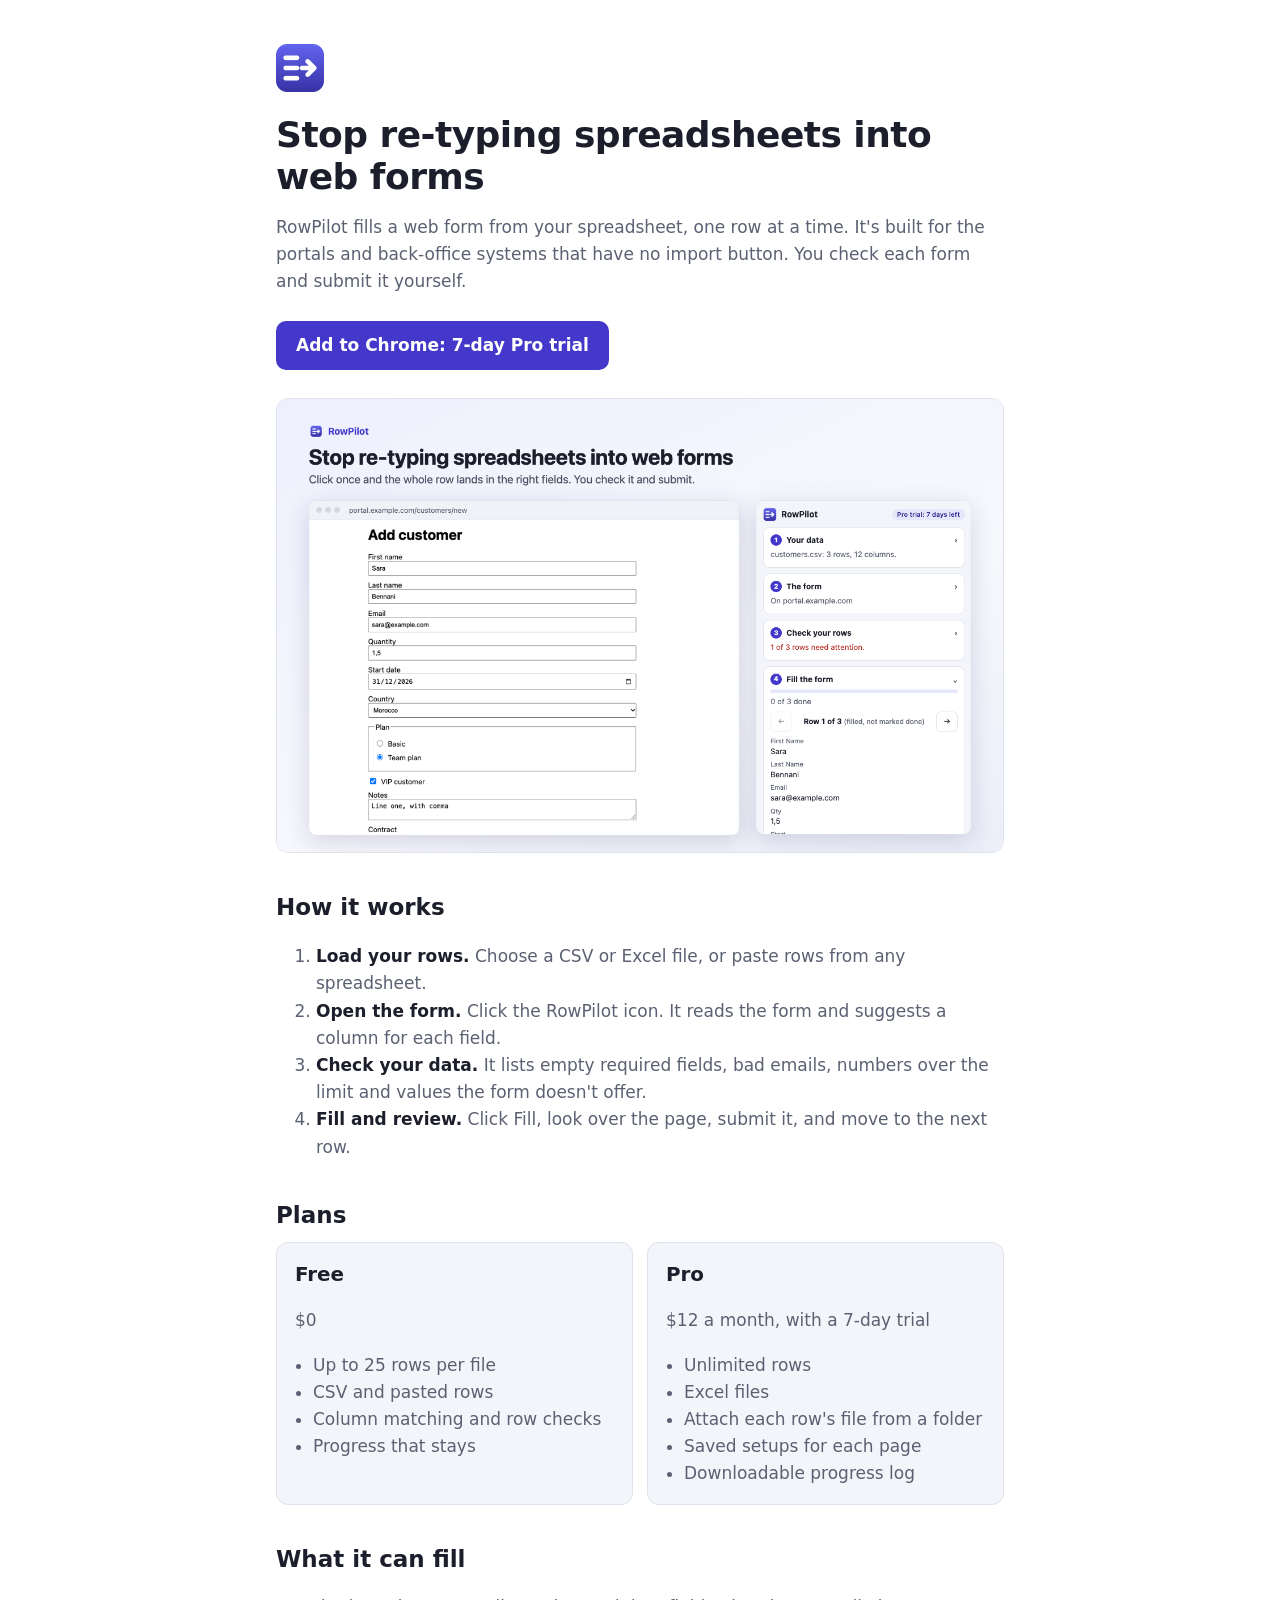
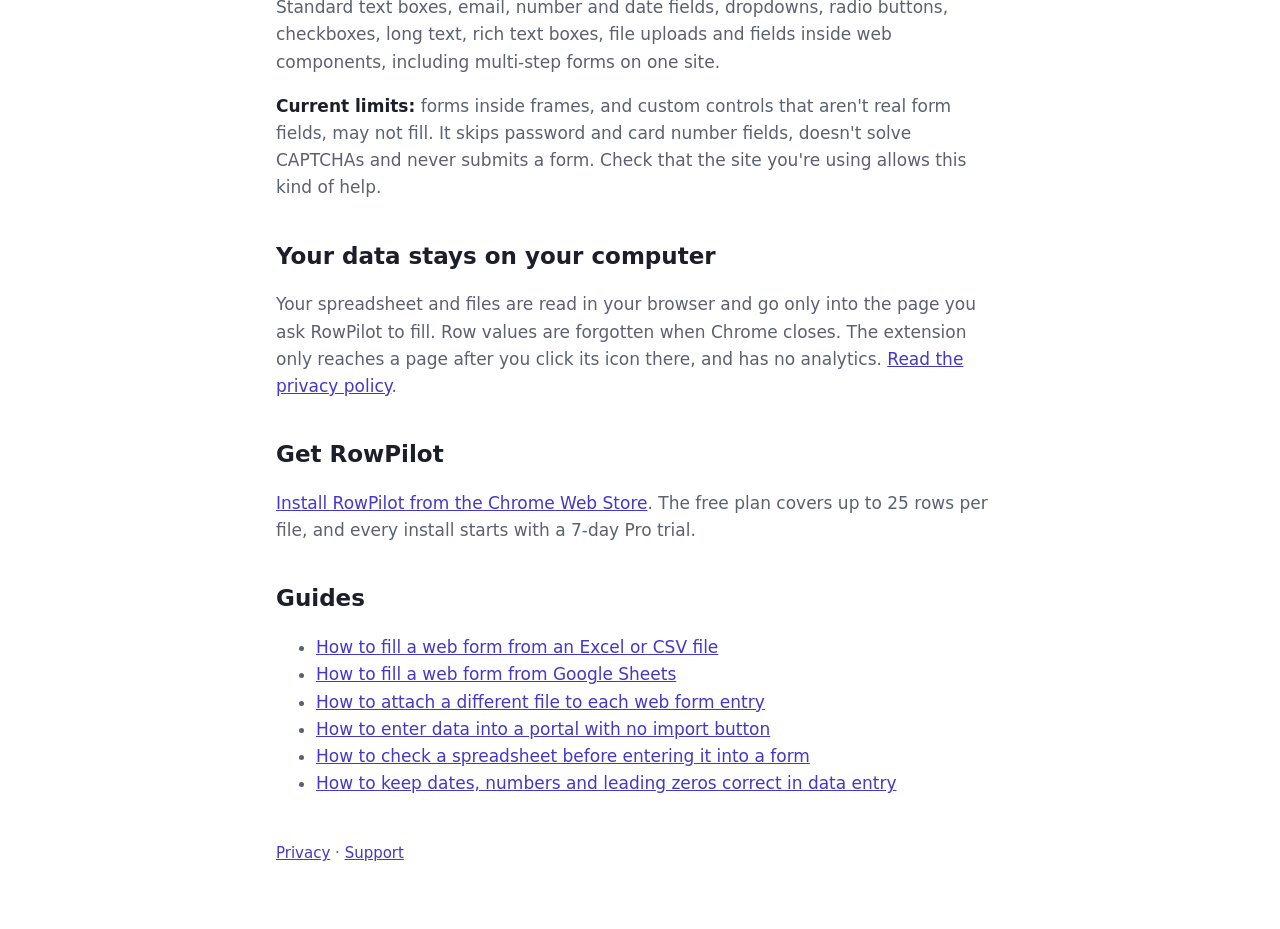
<file: index.html>
<!doctype html>
<html lang="en">
<head>
  <meta charset="utf-8">
  <meta name="viewport" content="width=device-width, initial-scale=1">
  <title>RowPilot: fill web forms from a spreadsheet</title>
  <meta name="description" content="A Chrome extension that fills web forms from a CSV or Excel file one row at a time, attaches files, checks the data first and tracks what's done.">
  <meta name="google-site-verification" content="0P13nrO6BN7vb2Aq-zBXdgHV5D7PqHs63ezv_DNyABU">
  <link rel="icon" href="icon-128.png">
  <link rel="stylesheet" href="style.css">
  <script type="application/ld+json">
  {"@context":"https://schema.org","@type":"SoftwareApplication","name":"RowPilot","applicationCategory":"BusinessApplication","operatingSystem":"Chrome","description":"Fills web forms from a spreadsheet one row at a time, attaches files, checks data first and tracks progress.","offers":{"@type":"Offer","price":"12","priceCurrency":"USD"}}
  </script>
</head>
<body>
<main>
  <header><img src="icon-128.png" alt=""></header>
  <h1>Stop re-typing spreadsheets into web forms</h1>
  <p>RowPilot fills a web form from your spreadsheet, one row at a time. It's built for the portals and back-office systems that have no import button. You check each form and submit it yourself.</p>
  <a class="cta" href="https://chromewebstore.google.com/detail/rowpilot-%E2%80%93-fill-web-forms/adaibliihahgcngcacgincbkpcopcjee">Add to Chrome: 7-day Pro trial</a>
  <img class="shot" src="screenshot-1-fill.png" width="1280" height="800" alt="A web form filled from a spreadsheet row, with the RowPilot side panel beside it">

  <h2>How it works</h2>
  <ol>
    <li><strong>Load your rows.</strong> Choose a CSV or Excel file, or paste rows from any spreadsheet.</li>
    <li><strong>Open the form.</strong> Click the RowPilot icon. It reads the form and suggests a column for each field.</li>
    <li><strong>Check your data.</strong> It lists empty required fields, bad emails, numbers over the limit and values the form doesn't offer.</li>
    <li><strong>Fill and review.</strong> Click Fill, look over the page, submit it, and move to the next row.</li>
  </ol>

  <h2>Plans</h2>
  <div class="plans">
    <div class="plan"><h3>Free</h3><p>$0</p><ul><li>Up to 25 rows per file</li><li>CSV and pasted rows</li><li>Column matching and row checks</li><li>Progress that stays</li></ul></div>
    <div class="plan"><h3>Pro</h3><p>$12 a month, with a 7-day trial</p><ul><li>Unlimited rows</li><li>Excel files</li><li>Attach each row's file from a folder</li><li>Saved setups for each page</li><li>Downloadable progress log</li></ul></div>
  </div>

  <h2>What it can fill</h2>
  <p>Standard text boxes, email, number and date fields, dropdowns, radio buttons, checkboxes, long text, rich text boxes, file uploads and fields inside web components, including multi-step forms on one site.</p>
  <p><strong>Current limits:</strong> forms inside frames, and custom controls that aren't real form fields, may not fill. It skips password and card number fields, doesn't solve CAPTCHAs and never submits a form. Check that the site you're using allows this kind of help.</p>

  <h2>Your data stays on your computer</h2>
  <p>Your spreadsheet and files are read in your browser and go only into the page you ask RowPilot to fill. Row values are forgotten when Chrome closes. The extension only reaches a page after you click its icon there, and has no analytics. <a href="privacy.html">Read the privacy policy</a>.</p>

  <h2 id="install">Get RowPilot</h2>
  <p><a href="https://chromewebstore.google.com/detail/rowpilot-%E2%80%93-fill-web-forms/adaibliihahgcngcacgincbkpcopcjee">Install RowPilot from the Chrome Web Store</a>. The free plan covers up to 25 rows per file, and every install starts with a 7-day Pro trial.</p>

  <h2>Guides</h2>
  <ul>
    <li><a href="fill-web-form-from-excel.html">How to fill a web form from an Excel or CSV file</a></li>
    <li><a href="fill-web-form-from-google-sheets.html">How to fill a web form from Google Sheets</a></li>
    <li><a href="attach-files-to-web-form-from-spreadsheet.html">How to attach a different file to each web form entry</a></li>
    <li><a href="enter-data-into-portal-without-import.html">How to enter data into a portal with no import button</a></li>
    <li><a href="check-spreadsheet-before-data-entry.html">How to check a spreadsheet before entering it into a form</a></li>
    <li><a href="fix-dates-numbers-leading-zeros-data-entry.html">How to keep dates, numbers and leading zeros correct in data entry</a></li>
  </ul>

  <footer><a href="privacy.html">Privacy</a> · <a href="mailto:xooffer@gmail.com">Support</a></footer>
</main>
</body>
</html>
</file>
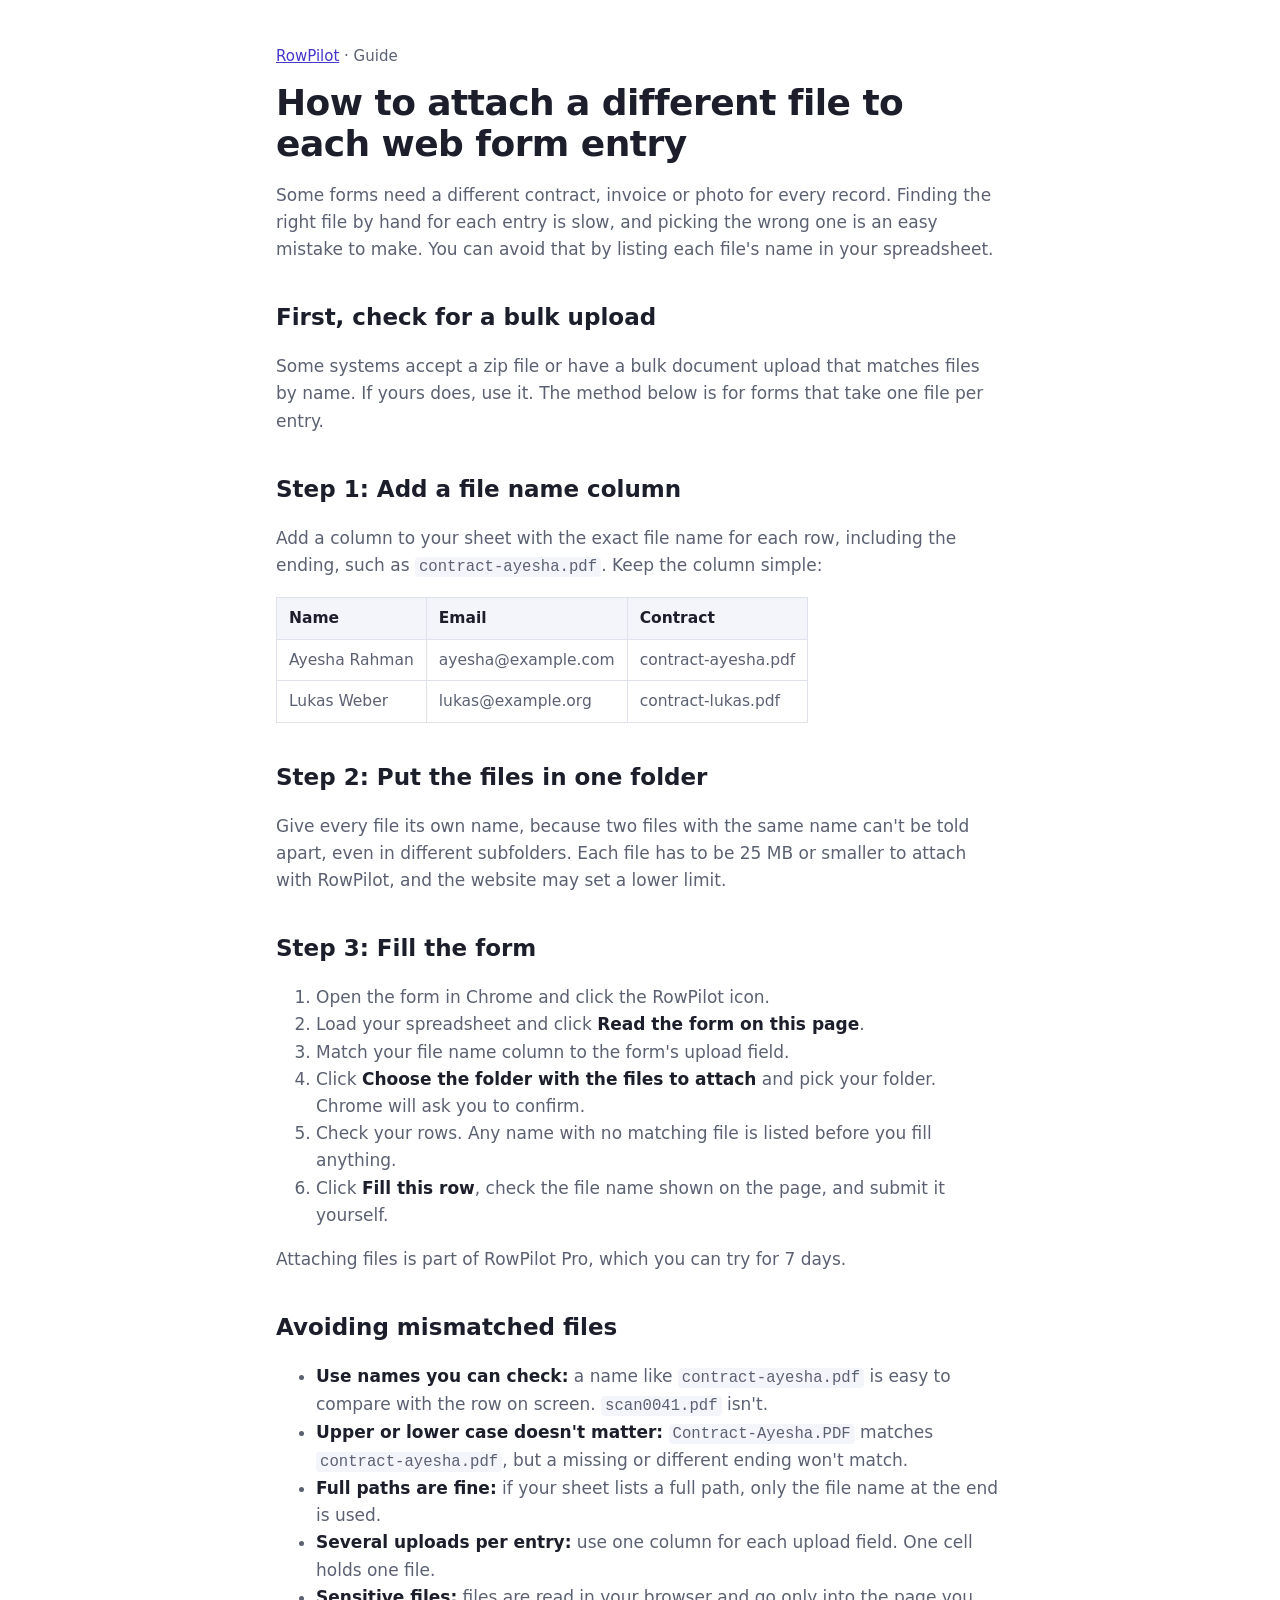
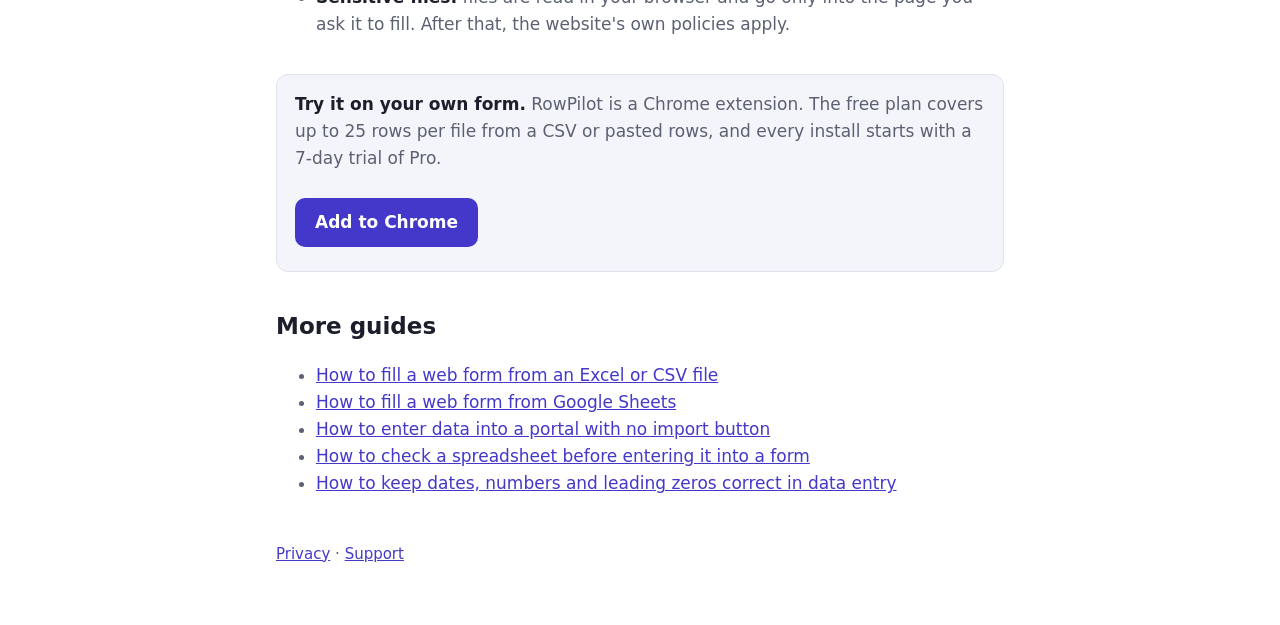
<file: attach-files-to-web-form-from-spreadsheet.html>
<!doctype html>
<html lang="en">
<head>
  <meta charset="utf-8">
  <meta name="viewport" content="width=device-width, initial-scale=1">
  <title>How to attach a different file to each web form entry</title>
  <meta name="description" content="How to upload a different file with each web form submission by listing file names in a spreadsheet, plus how to avoid mismatched attachments.">
  <link rel="canonical" href="https://tanz645.github.io/rowpilot/attach-files-to-web-form-from-spreadsheet.html">
  <link rel="icon" href="icon-128.png">
  <link rel="stylesheet" href="style.css">
</head>
<body>
<main>
  <p class="crumb"><a href="index.html">RowPilot</a> · Guide</p>
  <h1>How to attach a different file to each web form entry</h1>
  <p>Some forms need a different contract, invoice or photo for every record. Finding the right file by hand for each entry is slow, and picking the wrong one is an easy mistake to make. You can avoid that by listing each file's name in your spreadsheet.</p>

  <h2>First, check for a bulk upload</h2>
  <p>Some systems accept a zip file or have a bulk document upload that matches files by name. If yours does, use it. The method below is for forms that take one file per entry.</p>

  <h2>Step 1: Add a file name column</h2>
  <p>Add a column to your sheet with the exact file name for each row, including the ending, such as <code>contract-ayesha.pdf</code>. Keep the column simple:</p>
  <table>
    <tr><th>Name</th><th>Email</th><th>Contract</th></tr>
    <tr><td>Ayesha Rahman</td><td>ayesha@example.com</td><td>contract-ayesha.pdf</td></tr>
    <tr><td>Lukas Weber</td><td>lukas@example.org</td><td>contract-lukas.pdf</td></tr>
  </table>

  <h2>Step 2: Put the files in one folder</h2>
  <p>Give every file its own name, because two files with the same name can't be told apart, even in different subfolders. Each file has to be 25 MB or smaller to attach with RowPilot, and the website may set a lower limit.</p>

  <h2>Step 3: Fill the form</h2>
  <ol>
    <li>Open the form in Chrome and click the RowPilot icon.</li>
    <li>Load your spreadsheet and click <strong>Read the form on this page</strong>.</li>
    <li>Match your file name column to the form's upload field.</li>
    <li>Click <strong>Choose the folder with the files to attach</strong> and pick your folder. Chrome will ask you to confirm.</li>
    <li>Check your rows. Any name with no matching file is listed before you fill anything.</li>
    <li>Click <strong>Fill this row</strong>, check the file name shown on the page, and submit it yourself.</li>
  </ol>
  <p>Attaching files is part of RowPilot Pro, which you can try for 7 days.</p>

  <h2>Avoiding mismatched files</h2>
  <ul>
    <li><strong>Use names you can check:</strong> a name like <code>contract-ayesha.pdf</code> is easy to compare with the row on screen. <code>scan0041.pdf</code> isn't.</li>
    <li><strong>Upper or lower case doesn't matter:</strong> <code>Contract-Ayesha.PDF</code> matches <code>contract-ayesha.pdf</code>, but a missing or different ending won't match.</li>
    <li><strong>Full paths are fine:</strong> if your sheet lists a full path, only the file name at the end is used.</li>
    <li><strong>Several uploads per entry:</strong> use one column for each upload field. One cell holds one file.</li>
    <li><strong>Sensitive files:</strong> files are read in your browser and go only into the page you ask it to fill. After that, the website's own policies apply.</li>
  </ul>
  <div class="try">
    <p><strong>Try it on your own form.</strong> RowPilot is a Chrome extension. The free plan covers up to 25 rows per file from a CSV or pasted rows, and every install starts with a 7-day trial of Pro.</p>
    <a class="cta" href="https://chromewebstore.google.com/detail/rowpilot-%E2%80%93-fill-web-forms/adaibliihahgcngcacgincbkpcopcjee">Add to Chrome</a>
  </div>
  <h2>More guides</h2>
  <ul>
    <li><a href="fill-web-form-from-excel.html">How to fill a web form from an Excel or CSV file</a></li>
    <li><a href="fill-web-form-from-google-sheets.html">How to fill a web form from Google Sheets</a></li>
    <li><a href="enter-data-into-portal-without-import.html">How to enter data into a portal with no import button</a></li>
    <li><a href="check-spreadsheet-before-data-entry.html">How to check a spreadsheet before entering it into a form</a></li>
    <li><a href="fix-dates-numbers-leading-zeros-data-entry.html">How to keep dates, numbers and leading zeros correct in data entry</a></li>
  </ul>
  <footer><a href="privacy.html">Privacy</a> · <a href="mailto:xooffer@gmail.com">Support</a></footer>
</main>
</body>
</html>
</file>
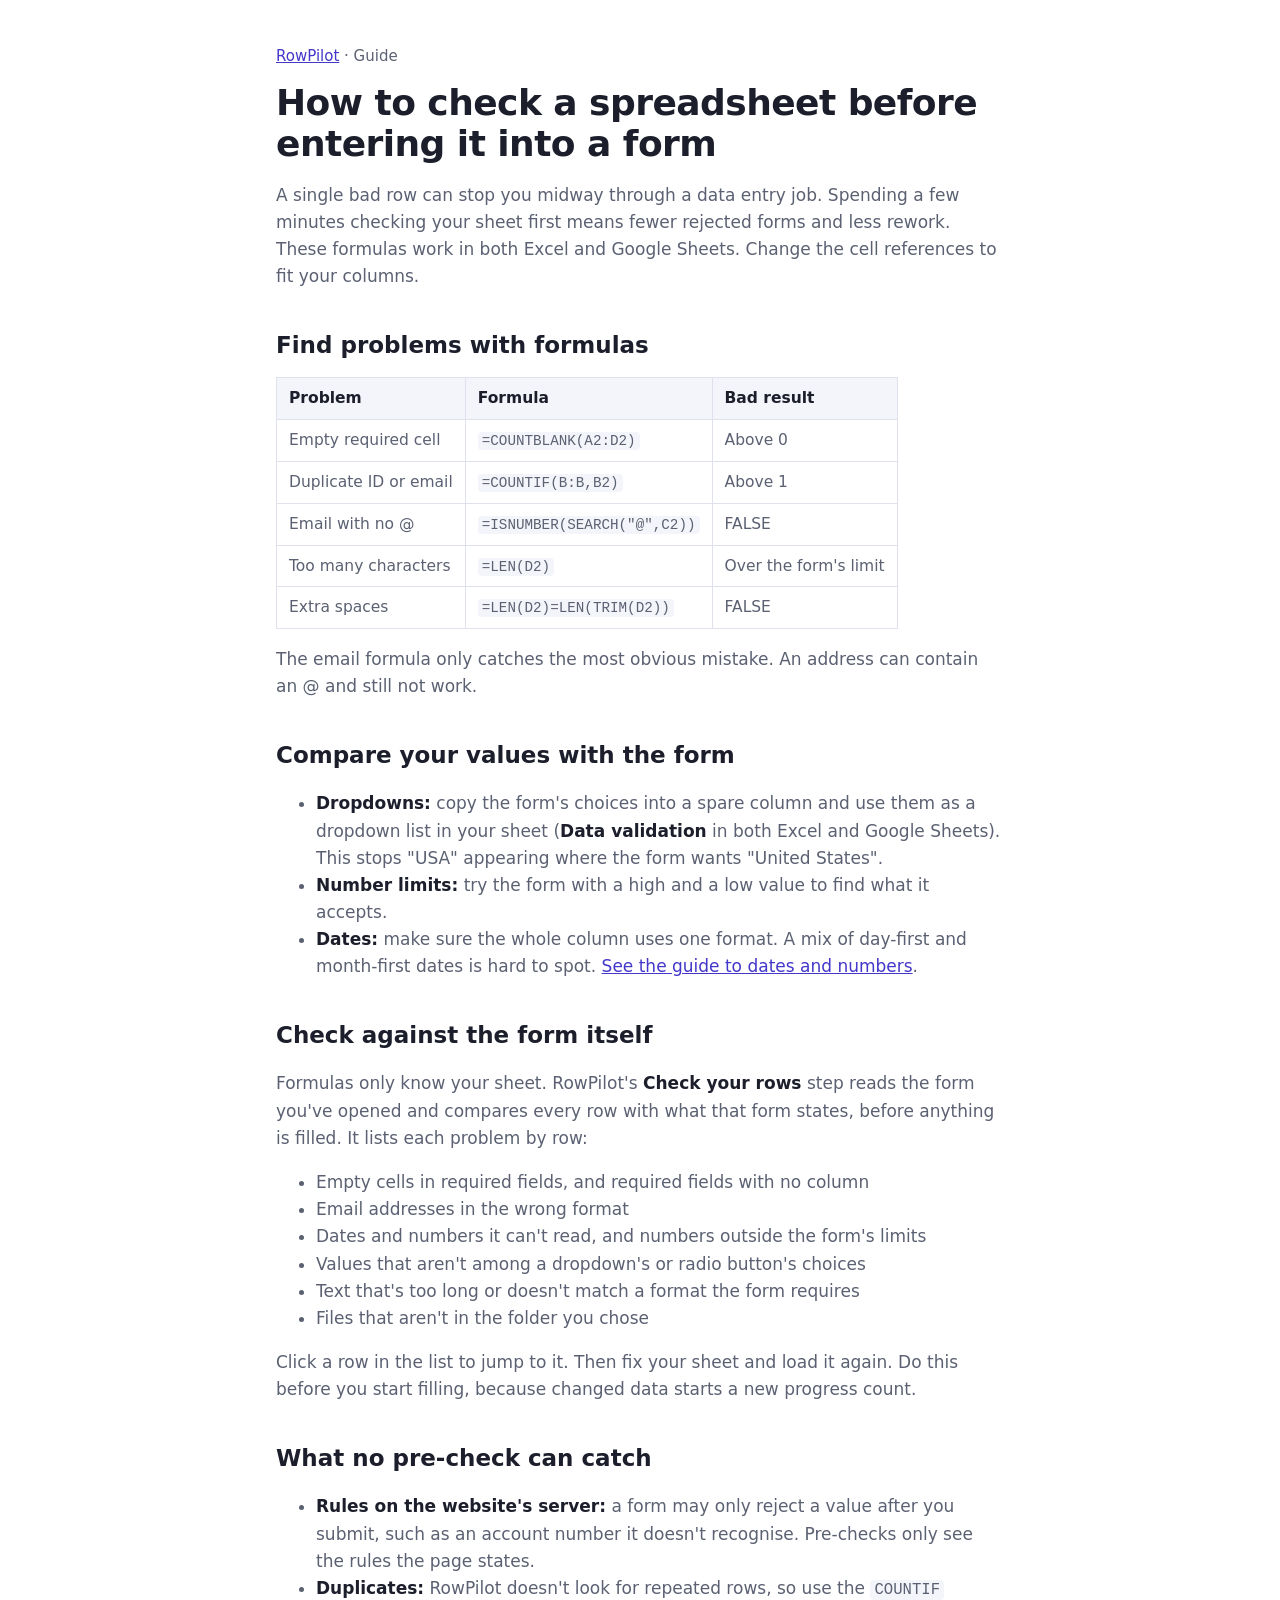
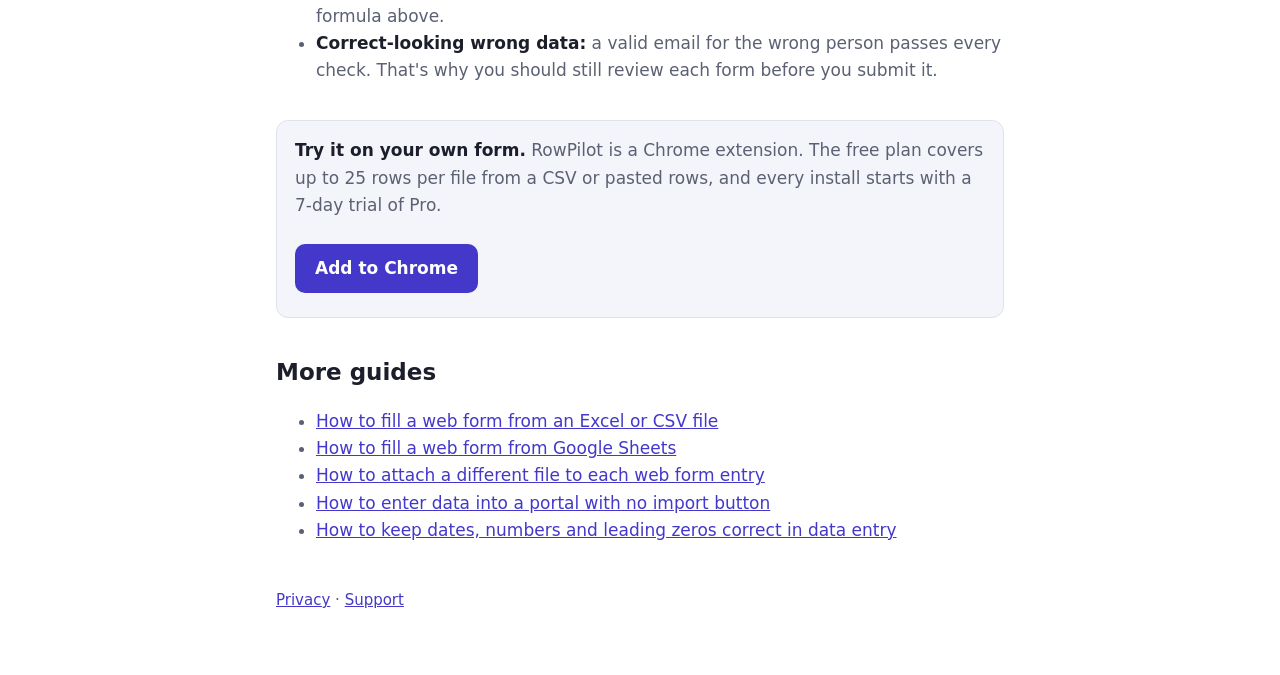
<file: check-spreadsheet-before-data-entry.html>
<!doctype html>
<html lang="en">
<head>
  <meta charset="utf-8">
  <meta name="viewport" content="width=device-width, initial-scale=1">
  <title>How to check a spreadsheet before entering it into a form</title>
  <meta name="description" content="Find empty required cells, bad emails, duplicates and values a form will reject before you start data entry, using simple spreadsheet formulas and a pre-fill check.">
  <link rel="canonical" href="https://tanz645.github.io/rowpilot/check-spreadsheet-before-data-entry.html">
  <link rel="icon" href="icon-128.png">
  <link rel="stylesheet" href="style.css">
</head>
<body>
<main>
  <p class="crumb"><a href="index.html">RowPilot</a> · Guide</p>
  <h1>How to check a spreadsheet before entering it into a form</h1>
  <p>A single bad row can stop you midway through a data entry job. Spending a few minutes checking your sheet first means fewer rejected forms and less rework. These formulas work in both Excel and Google Sheets. Change the cell references to fit your columns.</p>

  <h2>Find problems with formulas</h2>
  <table>
    <tr><th>Problem</th><th>Formula</th><th>Bad result</th></tr>
    <tr><td>Empty required cell</td><td><code>=COUNTBLANK(A2:D2)</code></td><td>Above 0</td></tr>
    <tr><td>Duplicate ID or email</td><td><code>=COUNTIF(B:B,B2)</code></td><td>Above 1</td></tr>
    <tr><td>Email with no @</td><td><code>=ISNUMBER(SEARCH("@",C2))</code></td><td>FALSE</td></tr>
    <tr><td>Too many characters</td><td><code>=LEN(D2)</code></td><td>Over the form's limit</td></tr>
    <tr><td>Extra spaces</td><td><code>=LEN(D2)=LEN(TRIM(D2))</code></td><td>FALSE</td></tr>
  </table>
  <p>The email formula only catches the most obvious mistake. An address can contain an @ and still not work.</p>

  <h2>Compare your values with the form</h2>
  <ul>
    <li><strong>Dropdowns:</strong> copy the form's choices into a spare column and use them as a dropdown list in your sheet (<strong>Data validation</strong> in both Excel and Google Sheets). This stops "USA" appearing where the form wants "United States".</li>
    <li><strong>Number limits:</strong> try the form with a high and a low value to find what it accepts.</li>
    <li><strong>Dates:</strong> make sure the whole column uses one format. A mix of day-first and month-first dates is hard to spot. <a href="fix-dates-numbers-leading-zeros-data-entry.html">See the guide to dates and numbers</a>.</li>
  </ul>

  <h2>Check against the form itself</h2>
  <p>Formulas only know your sheet. RowPilot's <strong>Check your rows</strong> step reads the form you've opened and compares every row with what that form states, before anything is filled. It lists each problem by row:</p>
  <ul>
    <li>Empty cells in required fields, and required fields with no column</li>
    <li>Email addresses in the wrong format</li>
    <li>Dates and numbers it can't read, and numbers outside the form's limits</li>
    <li>Values that aren't among a dropdown's or radio button's choices</li>
    <li>Text that's too long or doesn't match a format the form requires</li>
    <li>Files that aren't in the folder you chose</li>
  </ul>
  <p>Click a row in the list to jump to it. Then fix your sheet and load it again. Do this before you start filling, because changed data starts a new progress count.</p>

  <h2>What no pre-check can catch</h2>
  <ul>
    <li><strong>Rules on the website's server:</strong> a form may only reject a value after you submit, such as an account number it doesn't recognise. Pre-checks only see the rules the page states.</li>
    <li><strong>Duplicates:</strong> RowPilot doesn't look for repeated rows, so use the <code>COUNTIF</code> formula above.</li>
    <li><strong>Correct-looking wrong data:</strong> a valid email for the wrong person passes every check. That's why you should still review each form before you submit it.</li>
  </ul>
  <div class="try">
    <p><strong>Try it on your own form.</strong> RowPilot is a Chrome extension. The free plan covers up to 25 rows per file from a CSV or pasted rows, and every install starts with a 7-day trial of Pro.</p>
    <a class="cta" href="https://chromewebstore.google.com/detail/rowpilot-%E2%80%93-fill-web-forms/adaibliihahgcngcacgincbkpcopcjee">Add to Chrome</a>
  </div>
  <h2>More guides</h2>
  <ul>
    <li><a href="fill-web-form-from-excel.html">How to fill a web form from an Excel or CSV file</a></li>
    <li><a href="fill-web-form-from-google-sheets.html">How to fill a web form from Google Sheets</a></li>
    <li><a href="attach-files-to-web-form-from-spreadsheet.html">How to attach a different file to each web form entry</a></li>
    <li><a href="enter-data-into-portal-without-import.html">How to enter data into a portal with no import button</a></li>
    <li><a href="fix-dates-numbers-leading-zeros-data-entry.html">How to keep dates, numbers and leading zeros correct in data entry</a></li>
  </ul>
  <footer><a href="privacy.html">Privacy</a> · <a href="mailto:xooffer@gmail.com">Support</a></footer>
</main>
</body>
</html>
</file>
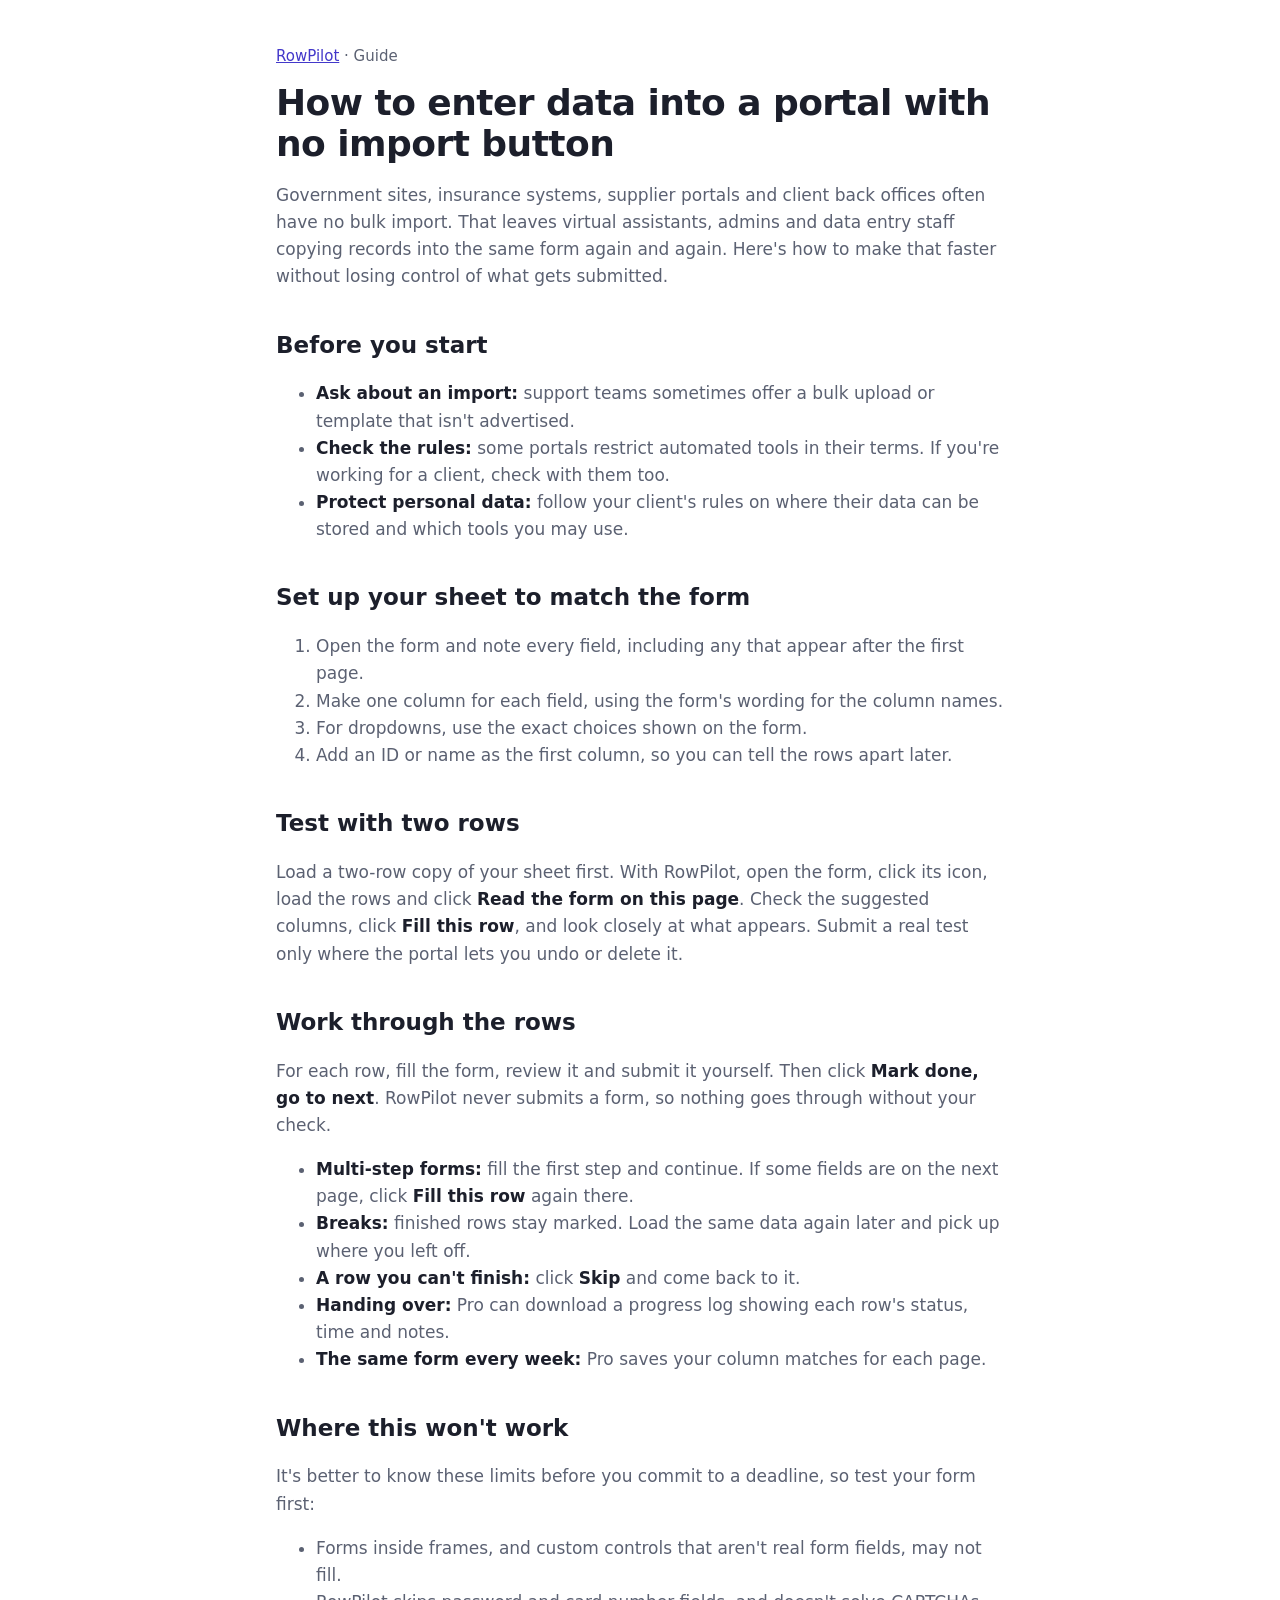
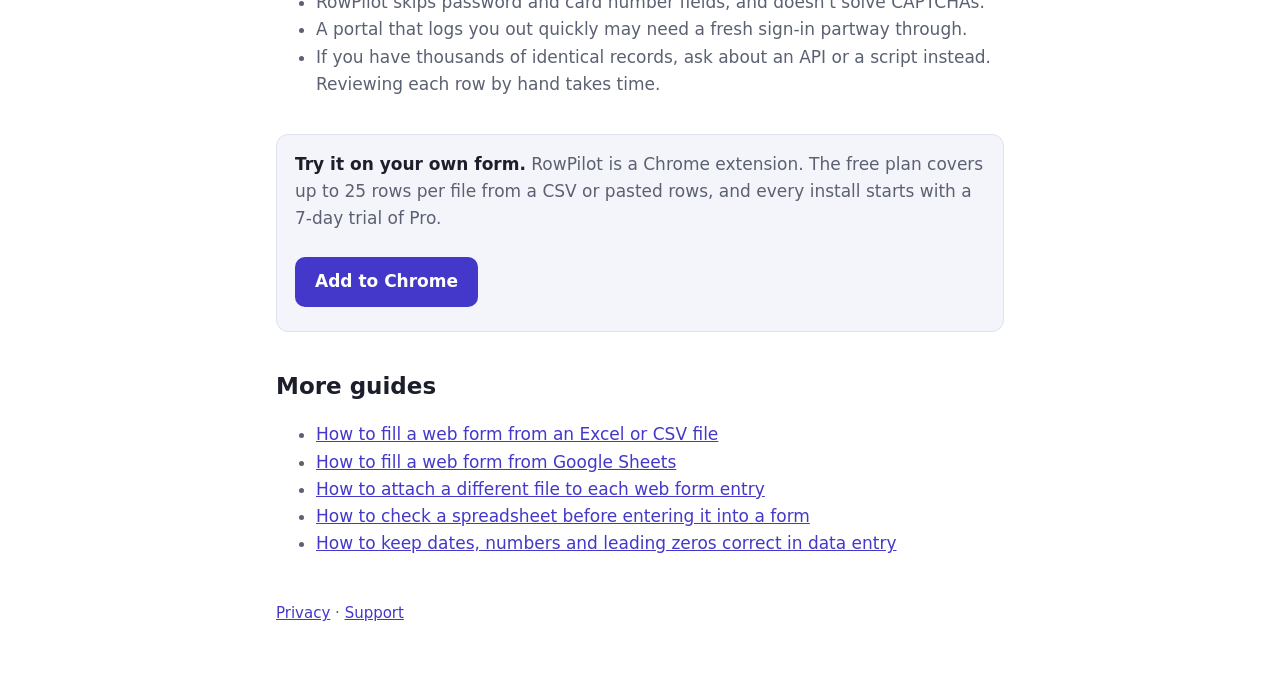
<file: enter-data-into-portal-without-import.html>
<!doctype html>
<html lang="en">
<head>
  <meta charset="utf-8">
  <meta name="viewport" content="width=device-width, initial-scale=1">
  <title>How to enter data into a portal with no import button</title>
  <meta name="description" content="A practical way to enter many records into a government, insurance, vendor or client portal with no bulk import: what to check, how to work in batches, and how to track progress.">
  <link rel="canonical" href="https://tanz645.github.io/rowpilot/enter-data-into-portal-without-import.html">
  <link rel="icon" href="icon-128.png">
  <link rel="stylesheet" href="style.css">
</head>
<body>
<main>
  <p class="crumb"><a href="index.html">RowPilot</a> · Guide</p>
  <h1>How to enter data into a portal with no import button</h1>
  <p>Government sites, insurance systems, supplier portals and client back offices often have no bulk import. That leaves virtual assistants, admins and data entry staff copying records into the same form again and again. Here's how to make that faster without losing control of what gets submitted.</p>

  <h2>Before you start</h2>
  <ul>
    <li><strong>Ask about an import:</strong> support teams sometimes offer a bulk upload or template that isn't advertised.</li>
    <li><strong>Check the rules:</strong> some portals restrict automated tools in their terms. If you're working for a client, check with them too.</li>
    <li><strong>Protect personal data:</strong> follow your client's rules on where their data can be stored and which tools you may use.</li>
  </ul>

  <h2>Set up your sheet to match the form</h2>
  <ol>
    <li>Open the form and note every field, including any that appear after the first page.</li>
    <li>Make one column for each field, using the form's wording for the column names.</li>
    <li>For dropdowns, use the exact choices shown on the form.</li>
    <li>Add an ID or name as the first column, so you can tell the rows apart later.</li>
  </ol>

  <h2>Test with two rows</h2>
  <p>Load a two-row copy of your sheet first. With RowPilot, open the form, click its icon, load the rows and click <strong>Read the form on this page</strong>. Check the suggested columns, click <strong>Fill this row</strong>, and look closely at what appears. Submit a real test only where the portal lets you undo or delete it.</p>

  <h2>Work through the rows</h2>
  <p>For each row, fill the form, review it and submit it yourself. Then click <strong>Mark done, go to next</strong>. RowPilot never submits a form, so nothing goes through without your check.</p>
  <ul>
    <li><strong>Multi-step forms:</strong> fill the first step and continue. If some fields are on the next page, click <strong>Fill this row</strong> again there.</li>
    <li><strong>Breaks:</strong> finished rows stay marked. Load the same data again later and pick up where you left off.</li>
    <li><strong>A row you can't finish:</strong> click <strong>Skip</strong> and come back to it.</li>
    <li><strong>Handing over:</strong> Pro can download a progress log showing each row's status, time and notes.</li>
    <li><strong>The same form every week:</strong> Pro saves your column matches for each page.</li>
  </ul>

  <h2>Where this won't work</h2>
  <p>It's better to know these limits before you commit to a deadline, so test your form first:</p>
  <ul>
    <li>Forms inside frames, and custom controls that aren't real form fields, may not fill.</li>
    <li>RowPilot skips password and card number fields, and doesn't solve CAPTCHAs.</li>
    <li>A portal that logs you out quickly may need a fresh sign-in partway through.</li>
    <li>If you have thousands of identical records, ask about an API or a script instead. Reviewing each row by hand takes time.</li>
  </ul>
  <div class="try">
    <p><strong>Try it on your own form.</strong> RowPilot is a Chrome extension. The free plan covers up to 25 rows per file from a CSV or pasted rows, and every install starts with a 7-day trial of Pro.</p>
    <a class="cta" href="https://chromewebstore.google.com/detail/rowpilot-%E2%80%93-fill-web-forms/adaibliihahgcngcacgincbkpcopcjee">Add to Chrome</a>
  </div>
  <h2>More guides</h2>
  <ul>
    <li><a href="fill-web-form-from-excel.html">How to fill a web form from an Excel or CSV file</a></li>
    <li><a href="fill-web-form-from-google-sheets.html">How to fill a web form from Google Sheets</a></li>
    <li><a href="attach-files-to-web-form-from-spreadsheet.html">How to attach a different file to each web form entry</a></li>
    <li><a href="check-spreadsheet-before-data-entry.html">How to check a spreadsheet before entering it into a form</a></li>
    <li><a href="fix-dates-numbers-leading-zeros-data-entry.html">How to keep dates, numbers and leading zeros correct in data entry</a></li>
  </ul>
  <footer><a href="privacy.html">Privacy</a> · <a href="mailto:xooffer@gmail.com">Support</a></footer>
</main>
</body>
</html>
</file>
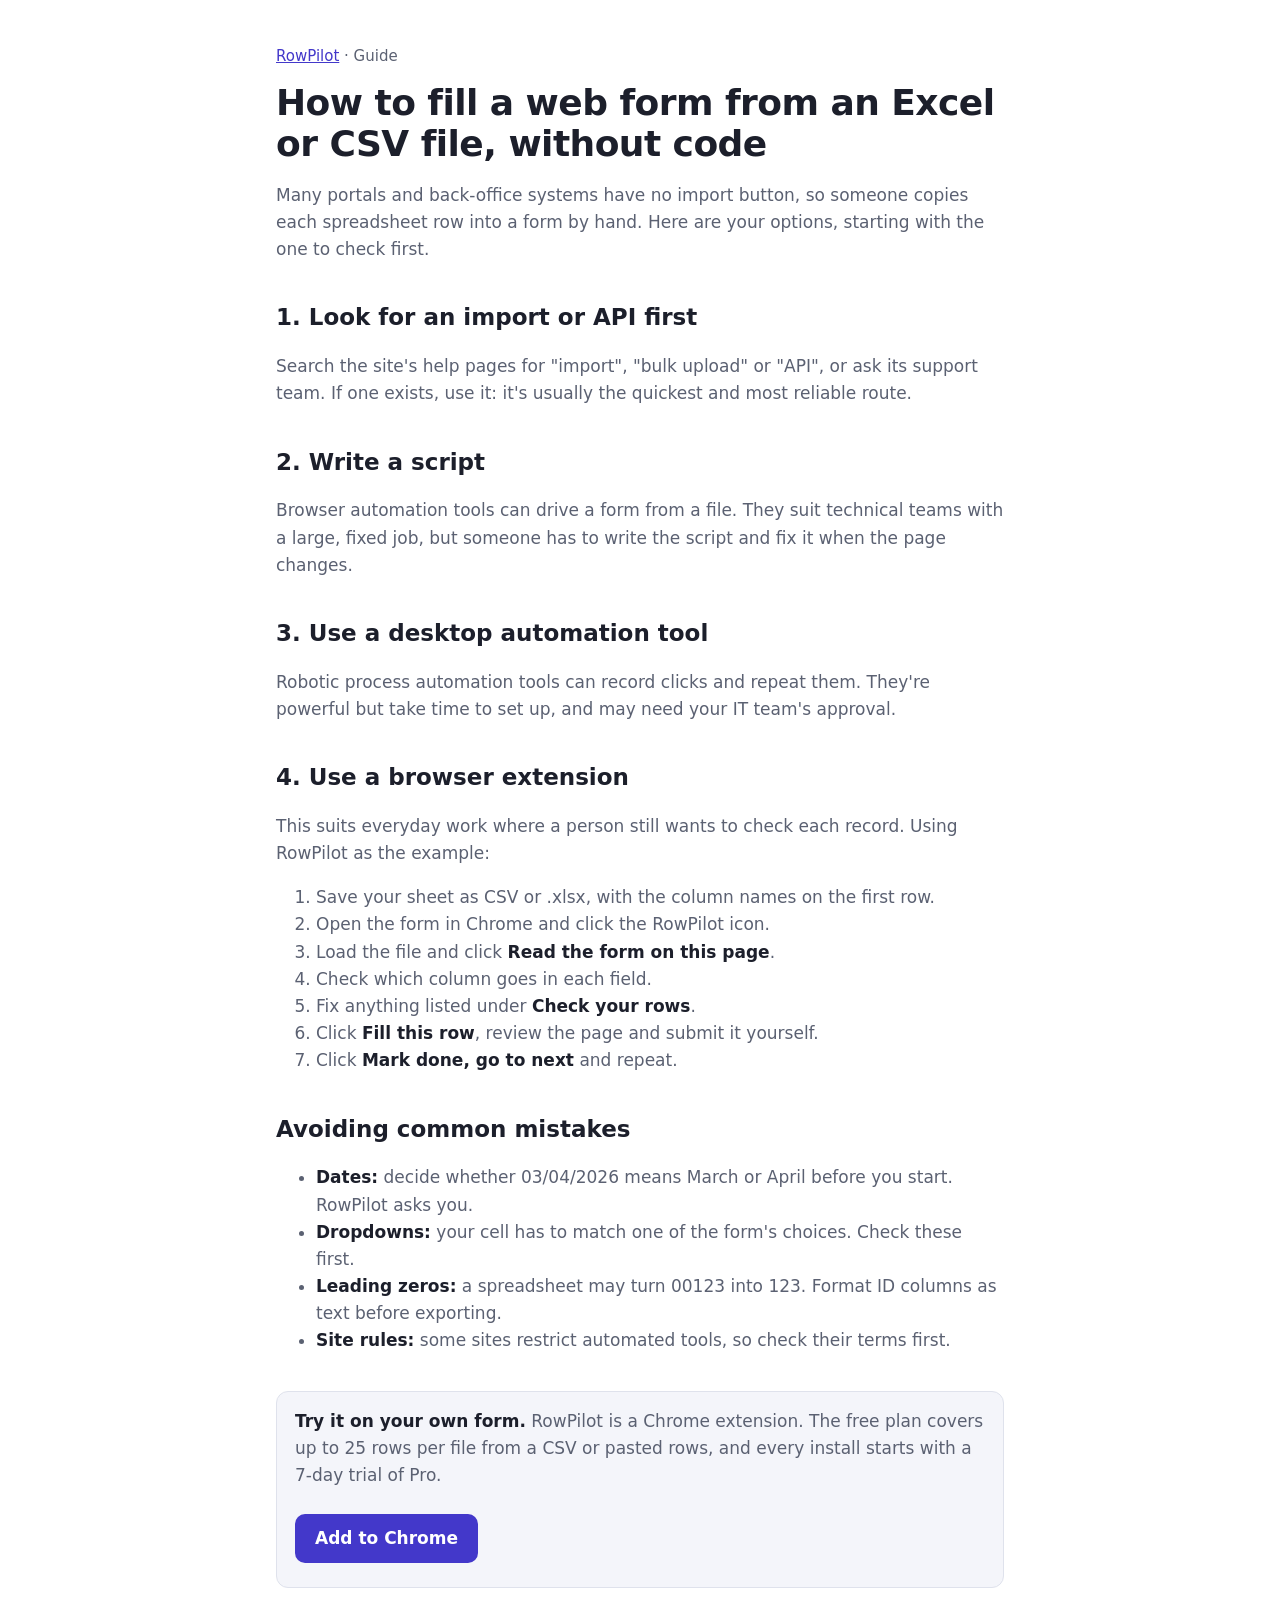
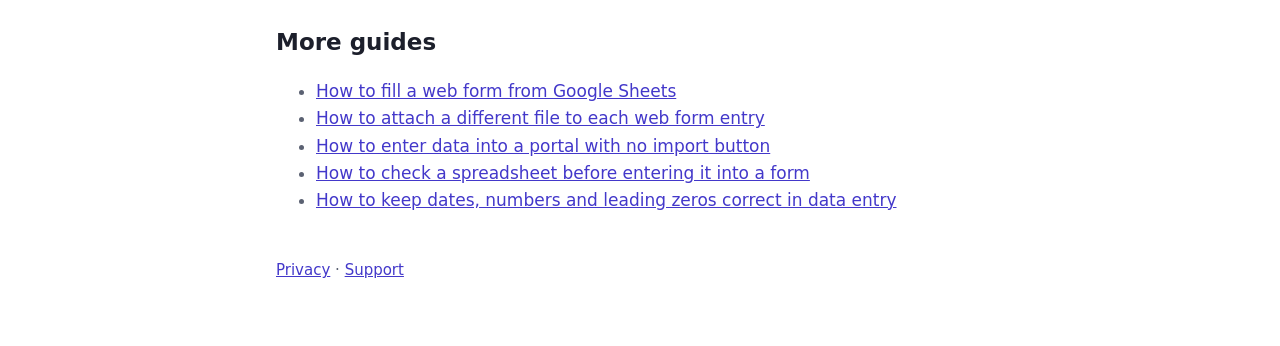
<file: fill-web-form-from-excel.html>
<!doctype html>
<html lang="en">
<head>
  <meta charset="utf-8">
  <meta name="viewport" content="width=device-width, initial-scale=1">
  <title>How to fill a web form from an Excel or CSV file, without code</title>
  <meta name="description" content="Four ways to get spreadsheet rows into a website that has no import button, when each one makes sense, and a step-by-step method using a browser extension.">
  <link rel="canonical" href="https://tanz645.github.io/rowpilot/fill-web-form-from-excel.html">
  <link rel="icon" href="icon-128.png">
  <link rel="stylesheet" href="style.css">
</head>
<body>
<main>
  <p class="crumb"><a href="index.html">RowPilot</a> · Guide</p>
  <h1>How to fill a web form from an Excel or CSV file, without code</h1>
  <p>Many portals and back-office systems have no import button, so someone copies each spreadsheet row into a form by hand. Here are your options, starting with the one to check first.</p>

  <h2>1. Look for an import or API first</h2>
  <p>Search the site's help pages for "import", "bulk upload" or "API", or ask its support team. If one exists, use it: it's usually the quickest and most reliable route.</p>

  <h2>2. Write a script</h2>
  <p>Browser automation tools can drive a form from a file. They suit technical teams with a large, fixed job, but someone has to write the script and fix it when the page changes.</p>

  <h2>3. Use a desktop automation tool</h2>
  <p>Robotic process automation tools can record clicks and repeat them. They're powerful but take time to set up, and may need your IT team's approval.</p>

  <h2>4. Use a browser extension</h2>
  <p>This suits everyday work where a person still wants to check each record. Using RowPilot as the example:</p>
  <ol>
    <li>Save your sheet as CSV or .xlsx, with the column names on the first row.</li>
    <li>Open the form in Chrome and click the RowPilot icon.</li>
    <li>Load the file and click <strong>Read the form on this page</strong>.</li>
    <li>Check which column goes in each field.</li>
    <li>Fix anything listed under <strong>Check your rows</strong>.</li>
    <li>Click <strong>Fill this row</strong>, review the page and submit it yourself.</li>
    <li>Click <strong>Mark done, go to next</strong> and repeat.</li>
  </ol>

  <h2>Avoiding common mistakes</h2>
  <ul>
    <li><strong>Dates:</strong> decide whether 03/04/2026 means March or April before you start. RowPilot asks you.</li>
    <li><strong>Dropdowns:</strong> your cell has to match one of the form's choices. Check these first.</li>
    <li><strong>Leading zeros:</strong> a spreadsheet may turn 00123 into 123. Format ID columns as text before exporting.</li>
    <li><strong>Site rules:</strong> some sites restrict automated tools, so check their terms first.</li>
  </ul>
  <div class="try">
    <p><strong>Try it on your own form.</strong> RowPilot is a Chrome extension. The free plan covers up to 25 rows per file from a CSV or pasted rows, and every install starts with a 7-day trial of Pro.</p>
    <a class="cta" href="https://chromewebstore.google.com/detail/rowpilot-%E2%80%93-fill-web-forms/adaibliihahgcngcacgincbkpcopcjee">Add to Chrome</a>
  </div>
  <h2>More guides</h2>
  <ul>
    <li><a href="fill-web-form-from-google-sheets.html">How to fill a web form from Google Sheets</a></li>
    <li><a href="attach-files-to-web-form-from-spreadsheet.html">How to attach a different file to each web form entry</a></li>
    <li><a href="enter-data-into-portal-without-import.html">How to enter data into a portal with no import button</a></li>
    <li><a href="check-spreadsheet-before-data-entry.html">How to check a spreadsheet before entering it into a form</a></li>
    <li><a href="fix-dates-numbers-leading-zeros-data-entry.html">How to keep dates, numbers and leading zeros correct in data entry</a></li>
  </ul>
  <footer><a href="privacy.html">Privacy</a> · <a href="mailto:xooffer@gmail.com">Support</a></footer>
</main>
</body>
</html>
</file>
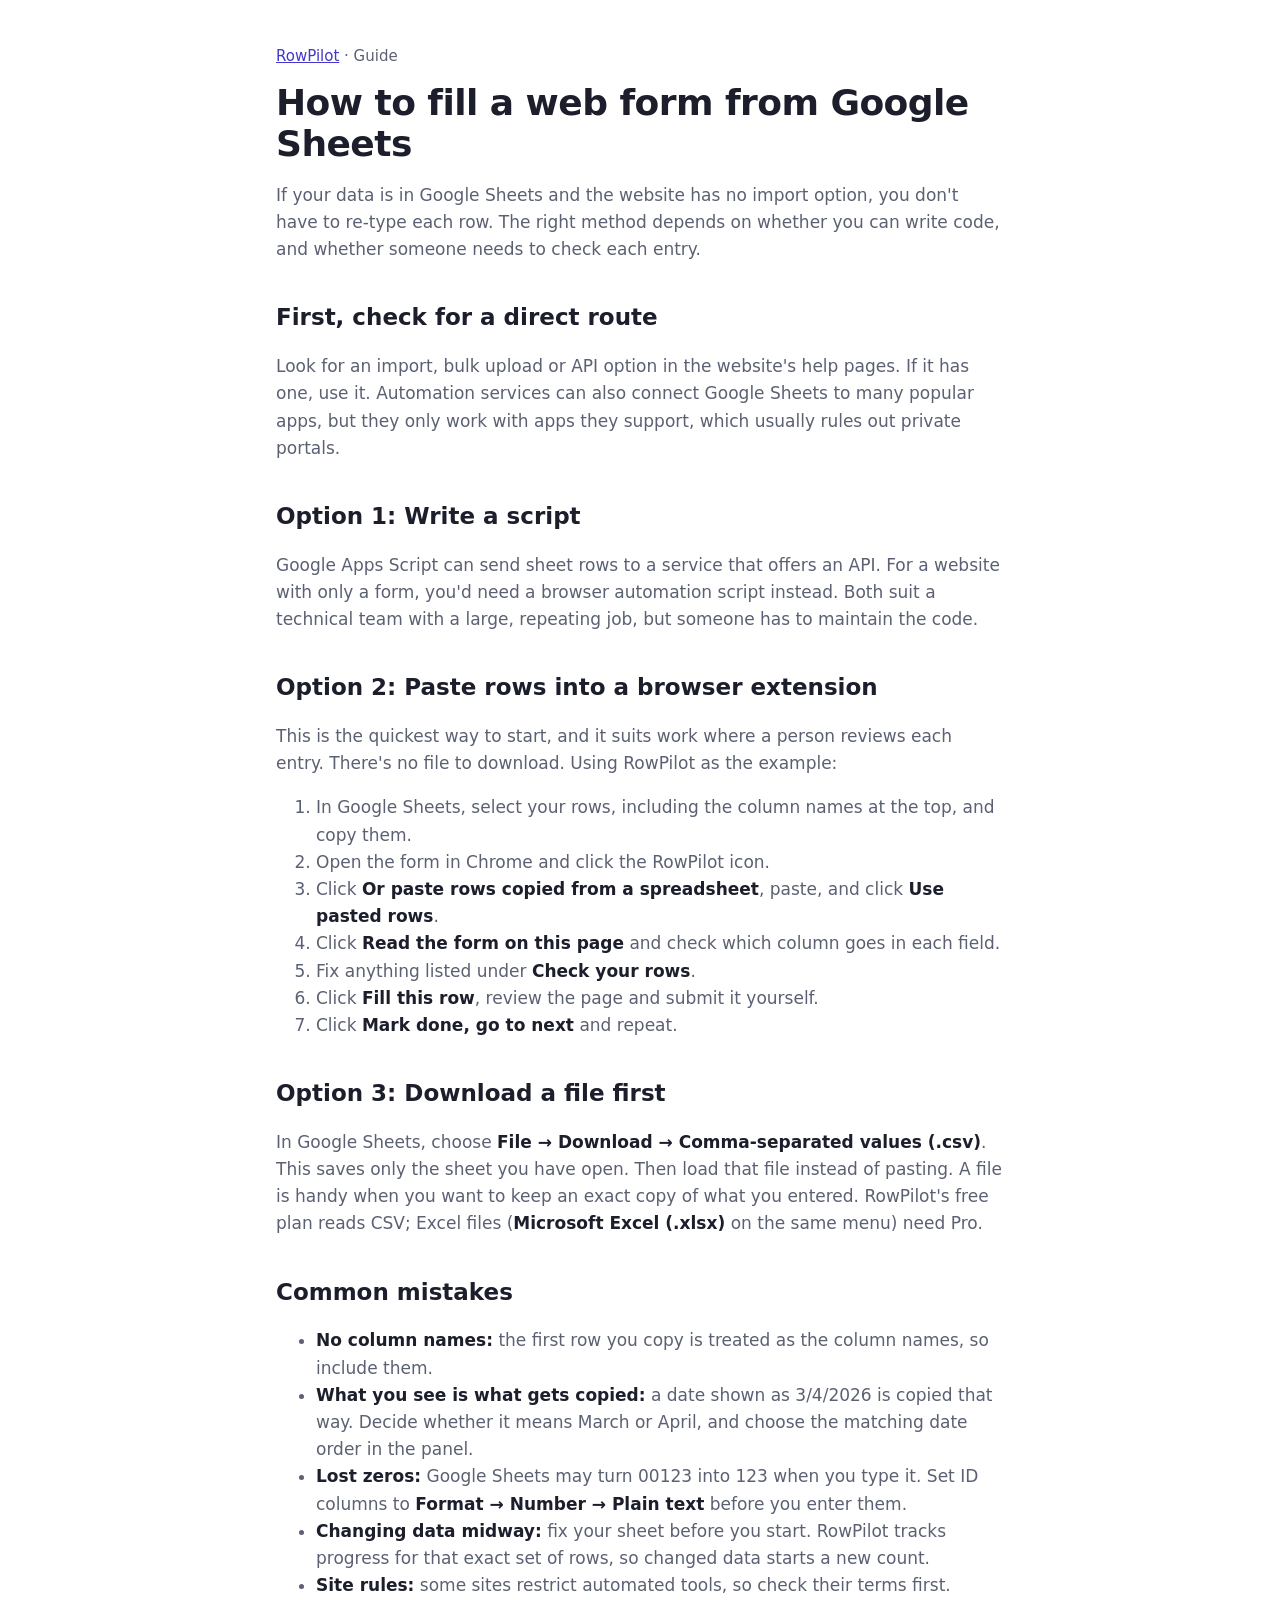
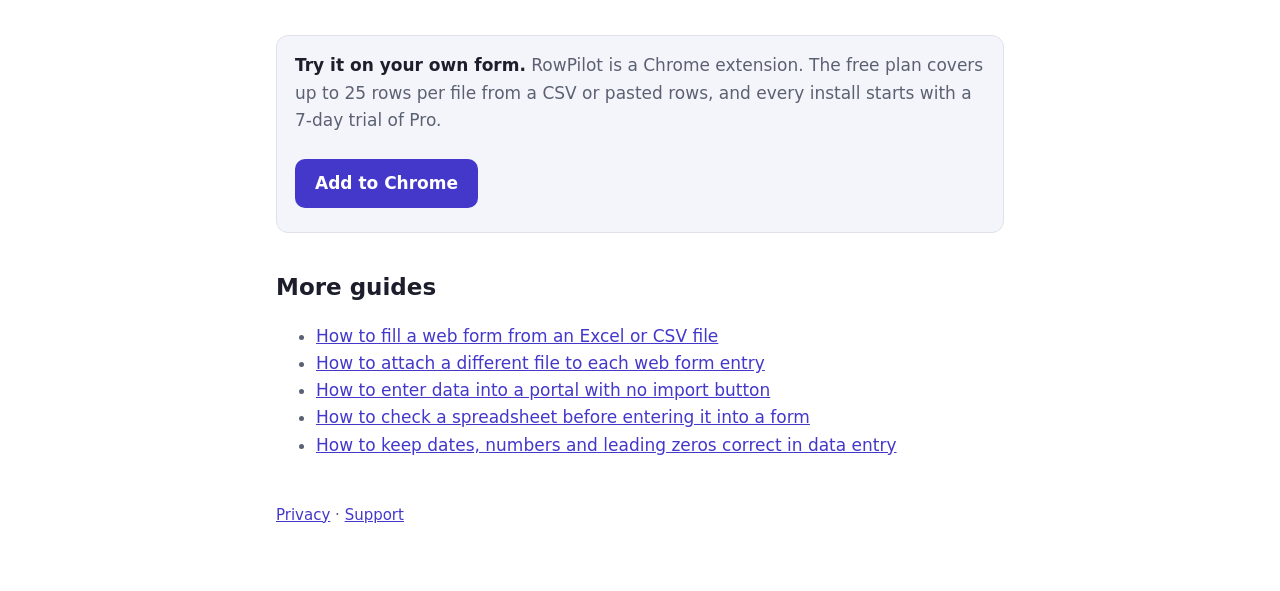
<file: fill-web-form-from-google-sheets.html>
<!doctype html>
<html lang="en">
<head>
  <meta charset="utf-8">
  <meta name="viewport" content="width=device-width, initial-scale=1">
  <title>How to fill a web form from Google Sheets</title>
  <meta name="description" content="Three ways to get Google Sheets rows into a website form: Apps Script, a CSV download, or pasting rows into a browser extension, with the steps and common mistakes.">
  <link rel="canonical" href="https://tanz645.github.io/rowpilot/fill-web-form-from-google-sheets.html">
  <link rel="icon" href="icon-128.png">
  <link rel="stylesheet" href="style.css">
</head>
<body>
<main>
  <p class="crumb"><a href="index.html">RowPilot</a> · Guide</p>
  <h1>How to fill a web form from Google Sheets</h1>
  <p>If your data is in Google Sheets and the website has no import option, you don't have to re-type each row. The right method depends on whether you can write code, and whether someone needs to check each entry.</p>

  <h2>First, check for a direct route</h2>
  <p>Look for an import, bulk upload or API option in the website's help pages. If it has one, use it. Automation services can also connect Google Sheets to many popular apps, but they only work with apps they support, which usually rules out private portals.</p>

  <h2>Option 1: Write a script</h2>
  <p>Google Apps Script can send sheet rows to a service that offers an API. For a website with only a form, you'd need a browser automation script instead. Both suit a technical team with a large, repeating job, but someone has to maintain the code.</p>

  <h2>Option 2: Paste rows into a browser extension</h2>
  <p>This is the quickest way to start, and it suits work where a person reviews each entry. There's no file to download. Using RowPilot as the example:</p>
  <ol>
    <li>In Google Sheets, select your rows, including the column names at the top, and copy them.</li>
    <li>Open the form in Chrome and click the RowPilot icon.</li>
    <li>Click <strong>Or paste rows copied from a spreadsheet</strong>, paste, and click <strong>Use pasted rows</strong>.</li>
    <li>Click <strong>Read the form on this page</strong> and check which column goes in each field.</li>
    <li>Fix anything listed under <strong>Check your rows</strong>.</li>
    <li>Click <strong>Fill this row</strong>, review the page and submit it yourself.</li>
    <li>Click <strong>Mark done, go to next</strong> and repeat.</li>
  </ol>

  <h2>Option 3: Download a file first</h2>
  <p>In Google Sheets, choose <strong>File → Download → Comma-separated values (.csv)</strong>. This saves only the sheet you have open. Then load that file instead of pasting. A file is handy when you want to keep an exact copy of what you entered. RowPilot's free plan reads CSV; Excel files (<strong>Microsoft Excel (.xlsx)</strong> on the same menu) need Pro.</p>

  <h2>Common mistakes</h2>
  <ul>
    <li><strong>No column names:</strong> the first row you copy is treated as the column names, so include them.</li>
    <li><strong>What you see is what gets copied:</strong> a date shown as 3/4/2026 is copied that way. Decide whether it means March or April, and choose the matching date order in the panel.</li>
    <li><strong>Lost zeros:</strong> Google Sheets may turn 00123 into 123 when you type it. Set ID columns to <strong>Format → Number → Plain text</strong> before you enter them.</li>
    <li><strong>Changing data midway:</strong> fix your sheet before you start. RowPilot tracks progress for that exact set of rows, so changed data starts a new count.</li>
    <li><strong>Site rules:</strong> some sites restrict automated tools, so check their terms first.</li>
  </ul>
  <div class="try">
    <p><strong>Try it on your own form.</strong> RowPilot is a Chrome extension. The free plan covers up to 25 rows per file from a CSV or pasted rows, and every install starts with a 7-day trial of Pro.</p>
    <a class="cta" href="https://chromewebstore.google.com/detail/rowpilot-%E2%80%93-fill-web-forms/adaibliihahgcngcacgincbkpcopcjee">Add to Chrome</a>
  </div>
  <h2>More guides</h2>
  <ul>
    <li><a href="fill-web-form-from-excel.html">How to fill a web form from an Excel or CSV file</a></li>
    <li><a href="attach-files-to-web-form-from-spreadsheet.html">How to attach a different file to each web form entry</a></li>
    <li><a href="enter-data-into-portal-without-import.html">How to enter data into a portal with no import button</a></li>
    <li><a href="check-spreadsheet-before-data-entry.html">How to check a spreadsheet before entering it into a form</a></li>
    <li><a href="fix-dates-numbers-leading-zeros-data-entry.html">How to keep dates, numbers and leading zeros correct in data entry</a></li>
  </ul>
  <footer><a href="privacy.html">Privacy</a> · <a href="mailto:xooffer@gmail.com">Support</a></footer>
</main>
</body>
</html>
</file>
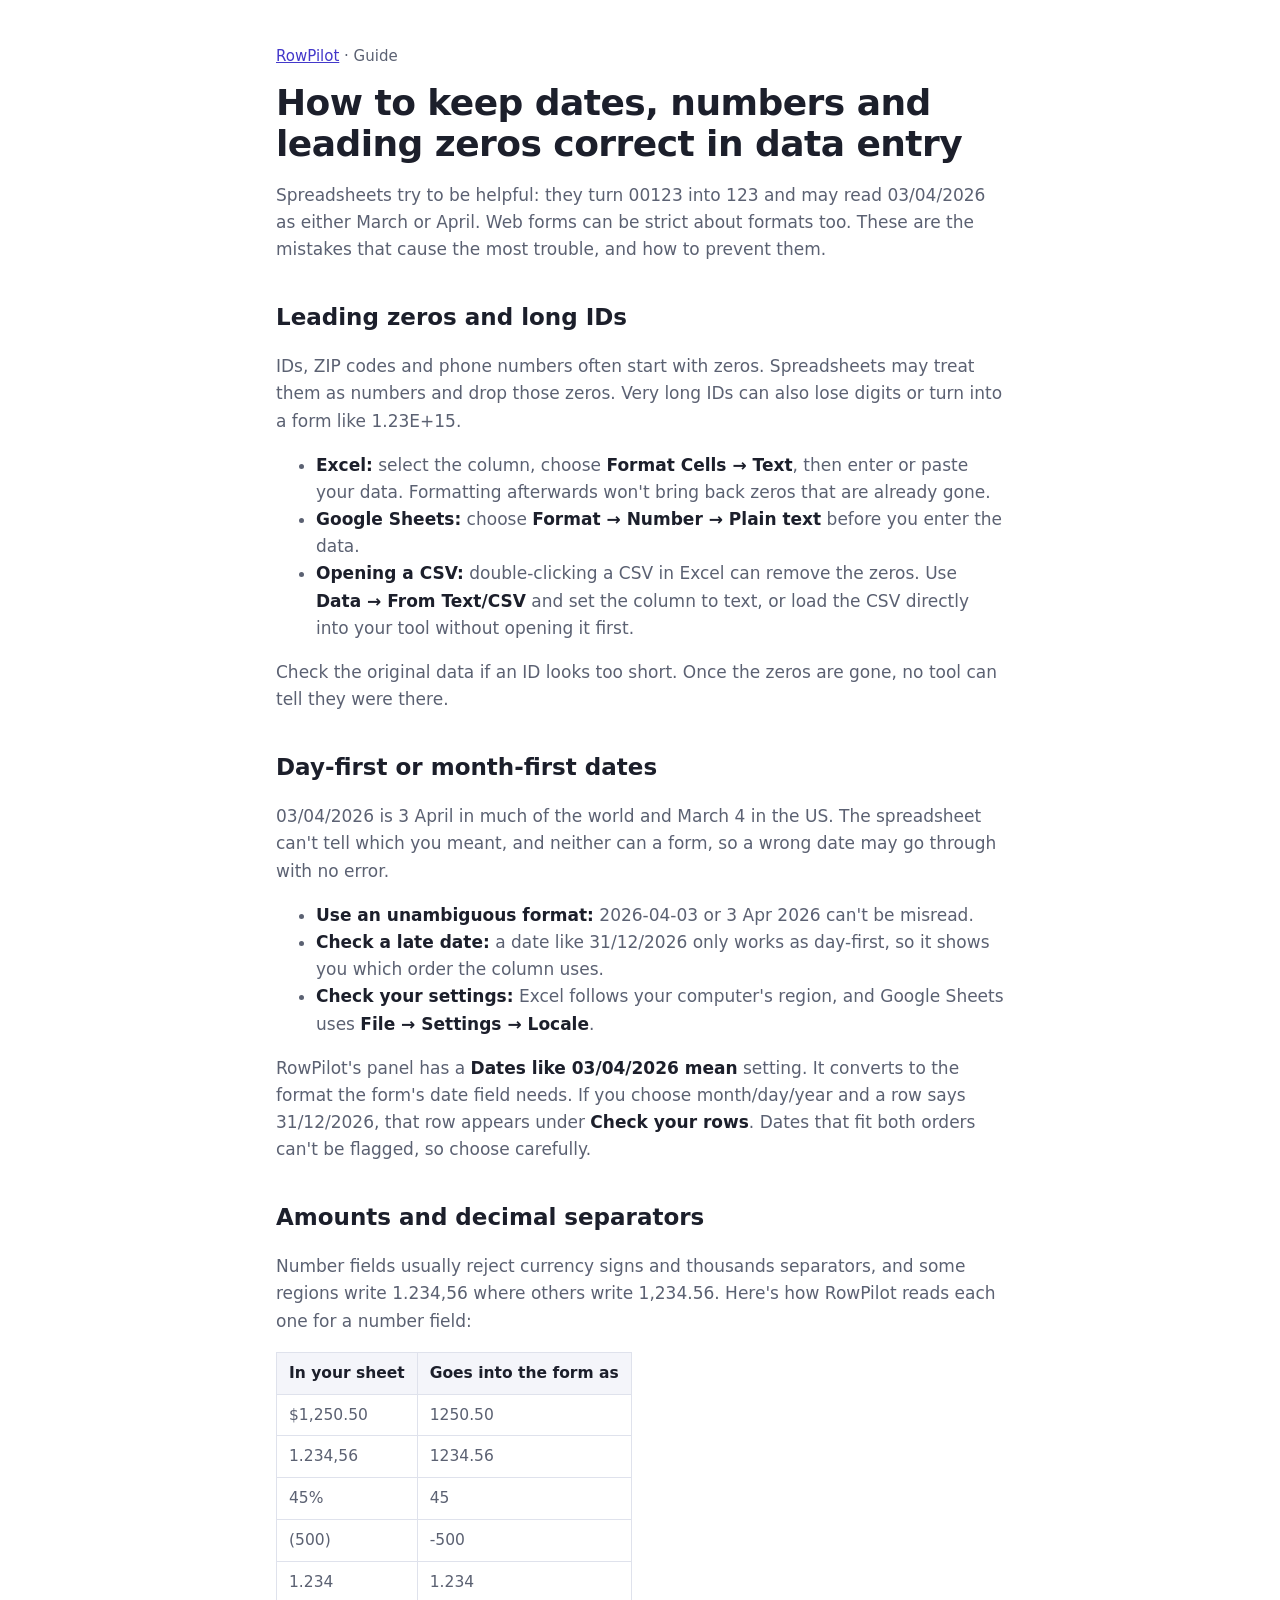
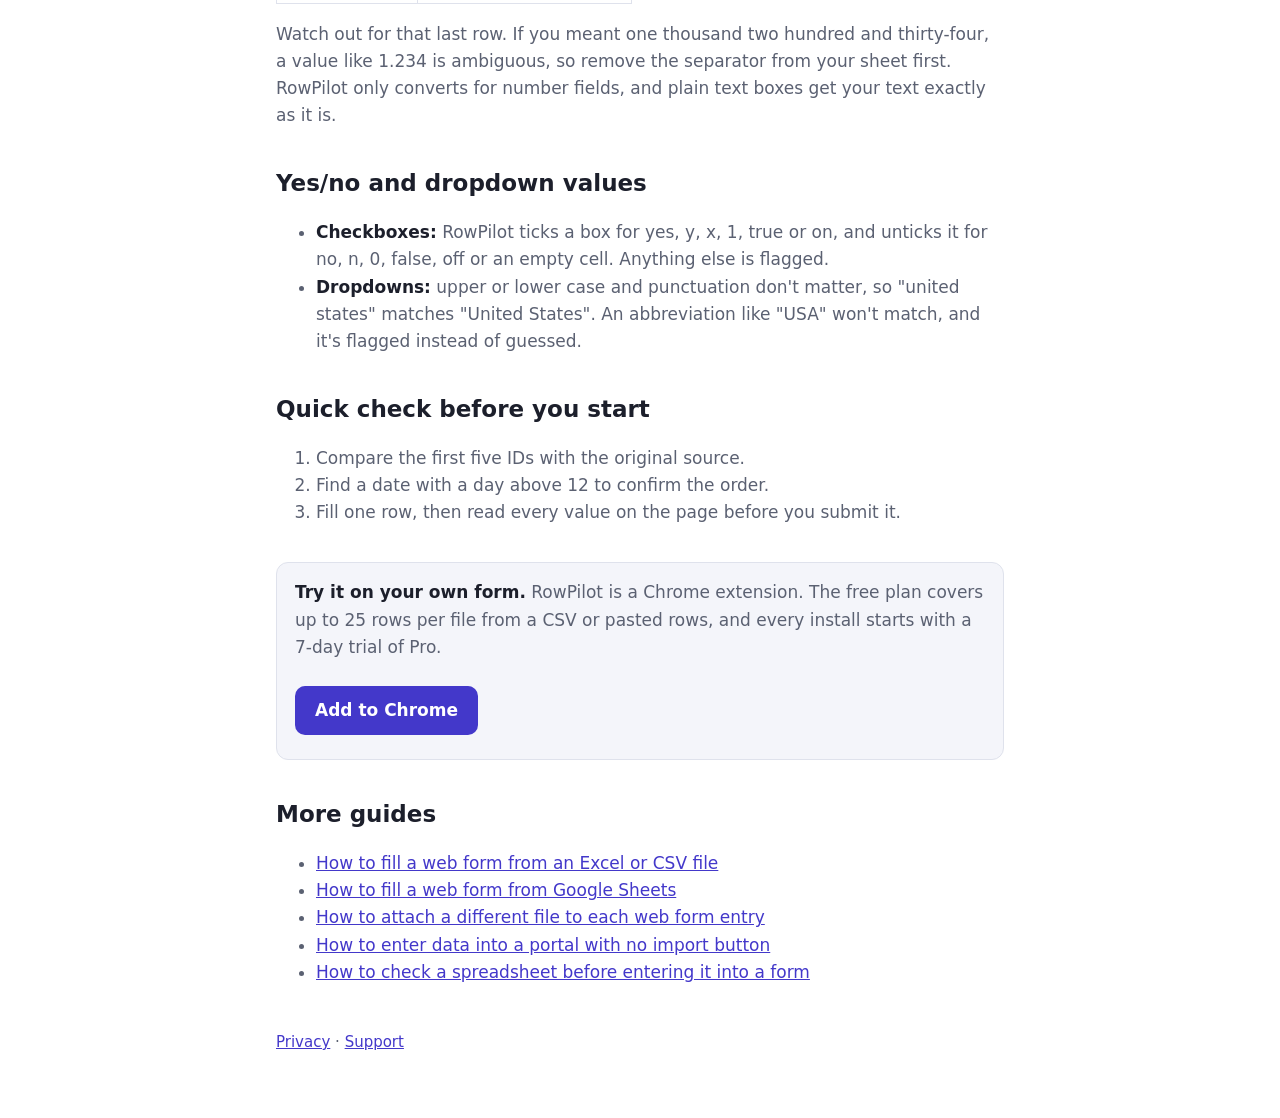
<file: fix-dates-numbers-leading-zeros-data-entry.html>
<!doctype html>
<html lang="en">
<head>
  <meta charset="utf-8">
  <meta name="viewport" content="width=device-width, initial-scale=1">
  <title>How to keep dates, numbers and leading zeros correct in data entry</title>
  <meta name="description" content="Why spreadsheets change dates, amounts and IDs like 00123, how to stop it in Excel and Google Sheets, and how to check the values before they go into a web form.">
  <link rel="canonical" href="https://tanz645.github.io/rowpilot/fix-dates-numbers-leading-zeros-data-entry.html">
  <link rel="icon" href="icon-128.png">
  <link rel="stylesheet" href="style.css">
</head>
<body>
<main>
  <p class="crumb"><a href="index.html">RowPilot</a> · Guide</p>
  <h1>How to keep dates, numbers and leading zeros correct in data entry</h1>
  <p>Spreadsheets try to be helpful: they turn 00123 into 123 and may read 03/04/2026 as either March or April. Web forms can be strict about formats too. These are the mistakes that cause the most trouble, and how to prevent them.</p>

  <h2>Leading zeros and long IDs</h2>
  <p>IDs, ZIP codes and phone numbers often start with zeros. Spreadsheets may treat them as numbers and drop those zeros. Very long IDs can also lose digits or turn into a form like 1.23E+15.</p>
  <ul>
    <li><strong>Excel:</strong> select the column, choose <strong>Format Cells → Text</strong>, then enter or paste your data. Formatting afterwards won't bring back zeros that are already gone.</li>
    <li><strong>Google Sheets:</strong> choose <strong>Format → Number → Plain text</strong> before you enter the data.</li>
    <li><strong>Opening a CSV:</strong> double-clicking a CSV in Excel can remove the zeros. Use <strong>Data → From Text/CSV</strong> and set the column to text, or load the CSV directly into your tool without opening it first.</li>
  </ul>
  <p>Check the original data if an ID looks too short. Once the zeros are gone, no tool can tell they were there.</p>

  <h2>Day-first or month-first dates</h2>
  <p>03/04/2026 is 3 April in much of the world and March 4 in the US. The spreadsheet can't tell which you meant, and neither can a form, so a wrong date may go through with no error.</p>
  <ul>
    <li><strong>Use an unambiguous format:</strong> 2026-04-03 or 3 Apr 2026 can't be misread.</li>
    <li><strong>Check a late date:</strong> a date like 31/12/2026 only works as day-first, so it shows you which order the column uses.</li>
    <li><strong>Check your settings:</strong> Excel follows your computer's region, and Google Sheets uses <strong>File → Settings → Locale</strong>.</li>
  </ul>
  <p>RowPilot's panel has a <strong>Dates like 03/04/2026 mean</strong> setting. It converts to the format the form's date field needs. If you choose month/day/year and a row says 31/12/2026, that row appears under <strong>Check your rows</strong>. Dates that fit both orders can't be flagged, so choose carefully.</p>

  <h2>Amounts and decimal separators</h2>
  <p>Number fields usually reject currency signs and thousands separators, and some regions write 1.234,56 where others write 1,234.56. Here's how RowPilot reads each one for a number field:</p>
  <table>
    <tr><th>In your sheet</th><th>Goes into the form as</th></tr>
    <tr><td>$1,250.50</td><td>1250.50</td></tr>
    <tr><td>1.234,56</td><td>1234.56</td></tr>
    <tr><td>45%</td><td>45</td></tr>
    <tr><td>(500)</td><td>-500</td></tr>
    <tr><td>1.234</td><td>1.234</td></tr>
  </table>
  <p>Watch out for that last row. If you meant one thousand two hundred and thirty-four, a value like 1.234 is ambiguous, so remove the separator from your sheet first. RowPilot only converts for number fields, and plain text boxes get your text exactly as it is.</p>

  <h2>Yes/no and dropdown values</h2>
  <ul>
    <li><strong>Checkboxes:</strong> RowPilot ticks a box for yes, y, x, 1, true or on, and unticks it for no, n, 0, false, off or an empty cell. Anything else is flagged.</li>
    <li><strong>Dropdowns:</strong> upper or lower case and punctuation don't matter, so "united states" matches "United States". An abbreviation like "USA" won't match, and it's flagged instead of guessed.</li>
  </ul>

  <h2>Quick check before you start</h2>
  <ol>
    <li>Compare the first five IDs with the original source.</li>
    <li>Find a date with a day above 12 to confirm the order.</li>
    <li>Fill one row, then read every value on the page before you submit it.</li>
  </ol>
  <div class="try">
    <p><strong>Try it on your own form.</strong> RowPilot is a Chrome extension. The free plan covers up to 25 rows per file from a CSV or pasted rows, and every install starts with a 7-day trial of Pro.</p>
    <a class="cta" href="https://chromewebstore.google.com/detail/rowpilot-%E2%80%93-fill-web-forms/adaibliihahgcngcacgincbkpcopcjee">Add to Chrome</a>
  </div>
  <h2>More guides</h2>
  <ul>
    <li><a href="fill-web-form-from-excel.html">How to fill a web form from an Excel or CSV file</a></li>
    <li><a href="fill-web-form-from-google-sheets.html">How to fill a web form from Google Sheets</a></li>
    <li><a href="attach-files-to-web-form-from-spreadsheet.html">How to attach a different file to each web form entry</a></li>
    <li><a href="enter-data-into-portal-without-import.html">How to enter data into a portal with no import button</a></li>
    <li><a href="check-spreadsheet-before-data-entry.html">How to check a spreadsheet before entering it into a form</a></li>
  </ul>
  <footer><a href="privacy.html">Privacy</a> · <a href="mailto:xooffer@gmail.com">Support</a></footer>
</main>
</body>
</html>
</file>
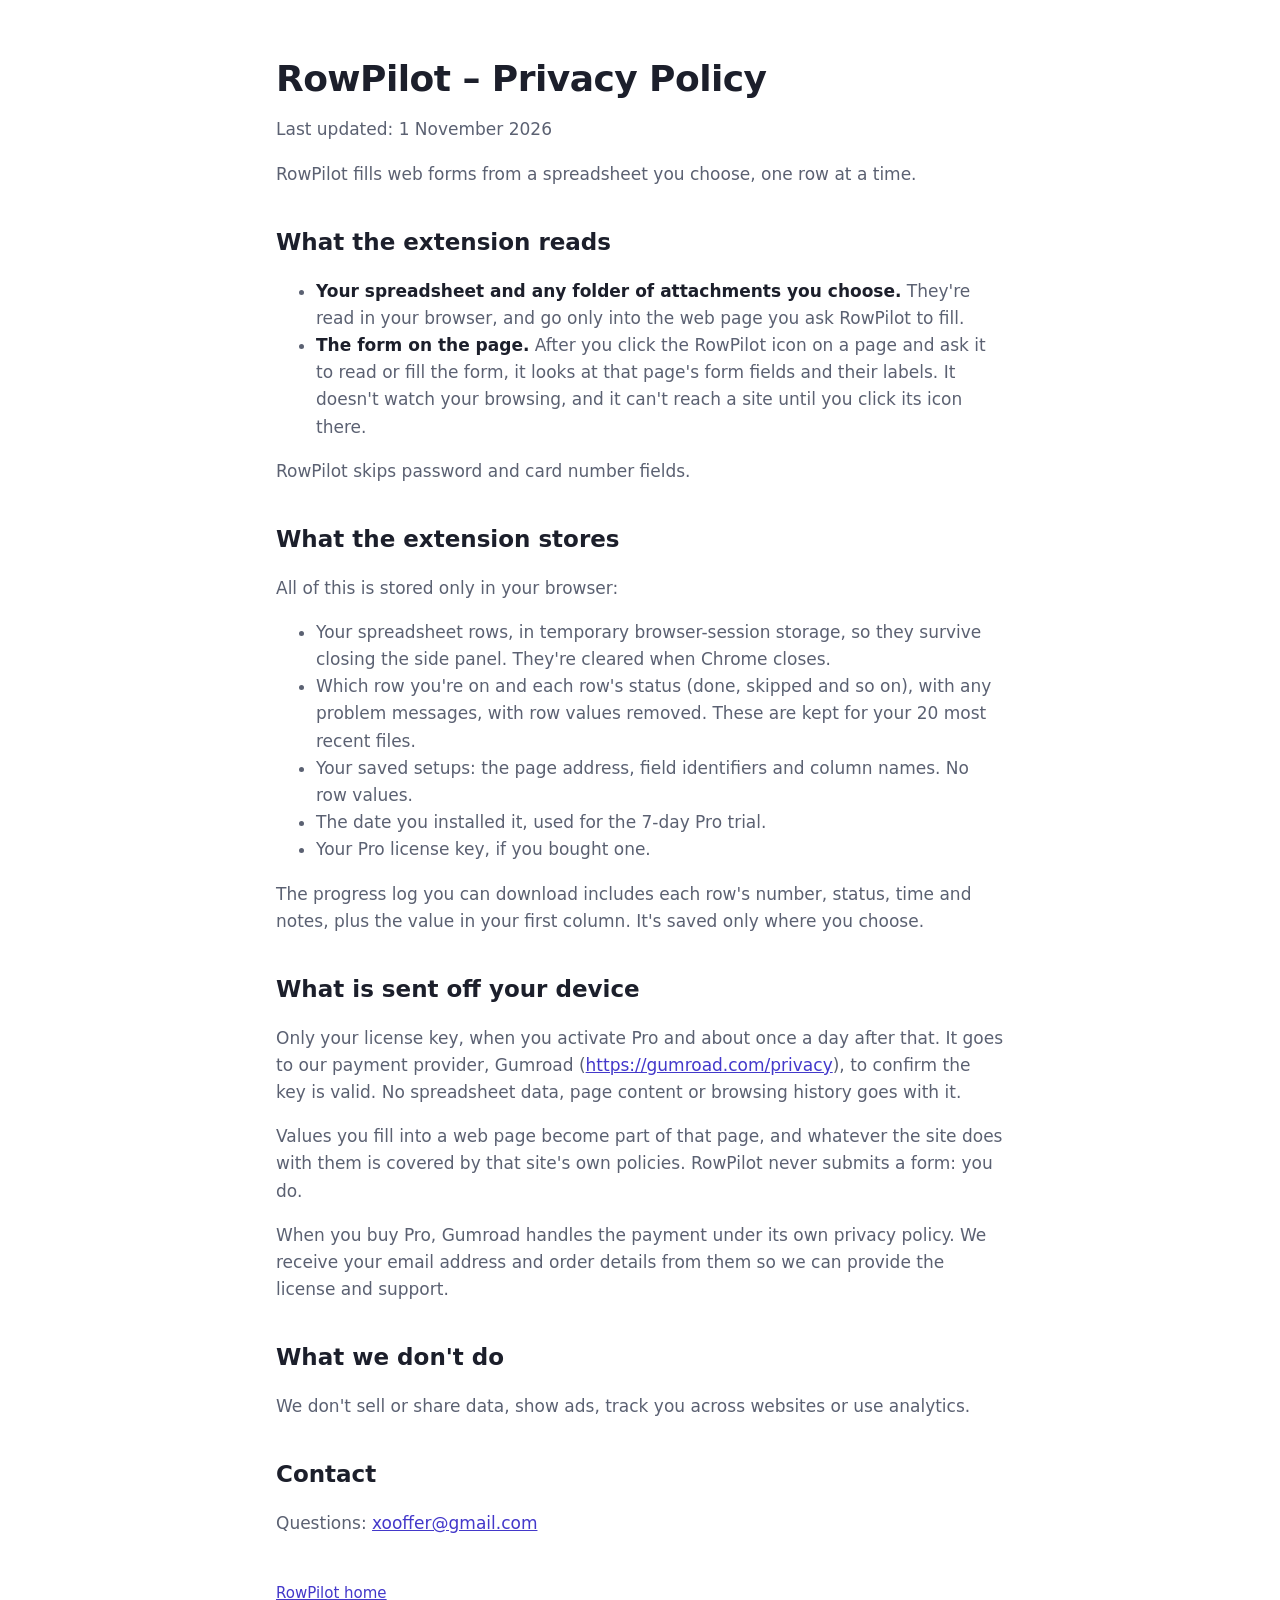
<file: privacy.html>
<!doctype html>
<html lang="en">
<head>
  <meta charset="utf-8">
  <meta name="viewport" content="width=device-width, initial-scale=1">
  <title>RowPilot privacy policy</title>
  <link rel="icon" href="icon-128.png">
  <link rel="stylesheet" href="style.css">
</head>
<body>
<main>
<h1>RowPilot – Privacy Policy</h1>
<p>Last updated: 1 November 2026</p>
<p>RowPilot fills web forms from a spreadsheet you choose, one row at a time.</p>
<h2>What the extension reads</h2>
<ul>
<li><strong>Your spreadsheet and any folder of attachments you choose.</strong> They're read in your browser, and go only into the web page you ask RowPilot to fill.</li>
<li><strong>The form on the page.</strong> After you click the RowPilot icon on a page and ask it to read or fill the form, it looks at that page's form fields and their labels. It doesn't watch your browsing, and it can't reach a site until you click its icon there.</li>
</ul>
<p>RowPilot skips password and card number fields.</p>
<h2>What the extension stores</h2>
<p>All of this is stored only in your browser:</p>
<ul>
<li>Your spreadsheet rows, in temporary browser-session storage, so they survive closing the side panel. They're cleared when Chrome closes.</li>
<li>Which row you're on and each row's status (done, skipped and so on), with any problem messages, with row values removed. These are kept for your 20 most recent files.</li>
<li>Your saved setups: the page address, field identifiers and column names. No row values.</li>
<li>The date you installed it, used for the 7-day Pro trial.</li>
<li>Your Pro license key, if you bought one.</li>
</ul>
<p>The progress log you can download includes each row's number, status, time and notes, plus the value in your first column. It's saved only where you choose.</p>
<h2>What is sent off your device</h2>
<p>Only your license key, when you activate Pro and about once a day after that. It goes to our payment provider, Gumroad (<a href="https://gumroad.com/privacy">https://gumroad.com/privacy</a>), to confirm the key is valid. No spreadsheet data, page content or browsing history goes with it.</p>
<p>Values you fill into a web page become part of that page, and whatever the site does with them is covered by that site's own policies. RowPilot never submits a form: you do.</p>
<p>When you buy Pro, Gumroad handles the payment under its own privacy policy. We receive your email address and order details from them so we can provide the license and support.</p>
<h2>What we don't do</h2>
<p>We don't sell or share data, show ads, track you across websites or use analytics.</p>
<h2>Contact</h2>
<p>Questions: <a href="mailto:xooffer@gmail.com">xooffer@gmail.com</a></p>
<footer><a href="index.html">RowPilot home</a></footer>
</main>
</body>
</html>
</file>
<file: style.css>
:root { --bg: #fff; --fg: #1c1f2b; --muted: #5b6172; --accent: #4338ca; --card: #f4f5fa; --line: #dfe2ec; }
@media (prefers-color-scheme: dark) { :root { --bg: #14151c; --fg: #eceef4; --muted: #9ba1b2; --accent: #a5b4fc; --card: #1e2029; --line: #2f3240; } }
* { box-sizing: border-box; }
body { margin: 0; background: var(--bg); color: var(--fg); font: 17px/1.6 system-ui, -apple-system, "Segoe UI", sans-serif; }
main { max-width: 760px; margin: 0 auto; padding: 44px 16px 64px; }
header img { width: 64px; height: 64px; margin: -8px; }
h1 { font-size: 36px; line-height: 1.15; margin: 14px 0 10px; letter-spacing: -.015em; }
h2 { font-size: 23px; margin: 36px 0 8px; }
p, li { color: var(--muted); }
strong { color: var(--fg); }
a { color: var(--accent); }
.shot { width: 100%; height: auto; border-radius: 12px; border: 1px solid var(--line); margin: 20px 0; display: block; }
.plans { display: grid; grid-template-columns: repeat(auto-fit, minmax(240px, 1fr)); gap: 14px; }
.plan { background: var(--card); border: 1px solid var(--line); border-radius: 12px; padding: 16px 18px; }
.plan h3 { margin: 0 0 6px; }
.plan ul { padding-left: 18px; margin: 8px 0 0; }
.cta { display: inline-block; background: var(--accent); color: var(--bg); font-weight: 650; padding: 11px 20px; border-radius: 10px; text-decoration: none; margin: 8px 0; }
footer { margin-top: 44px; color: var(--muted); font-size: 15px; }
.crumb { margin: 0; font-size: 15px; }
.try { background: var(--card); border: 1px solid var(--line); border-radius: 12px; padding: 16px 18px; margin-top: 36px; }
.try p { margin-top: 0; }
table { width: 100%; border-collapse: collapse; margin: 14px 0; font-size: 15.5px; display: block; overflow-x: auto; }
th, td { text-align: left; padding: 8px 12px; border: 1px solid var(--line); color: var(--muted); overflow-wrap: anywhere; }
th { color: var(--fg); background: var(--card); }
code { font-size: .92em; background: var(--card); border-radius: 4px; padding: 1px 4px; }
</file>
